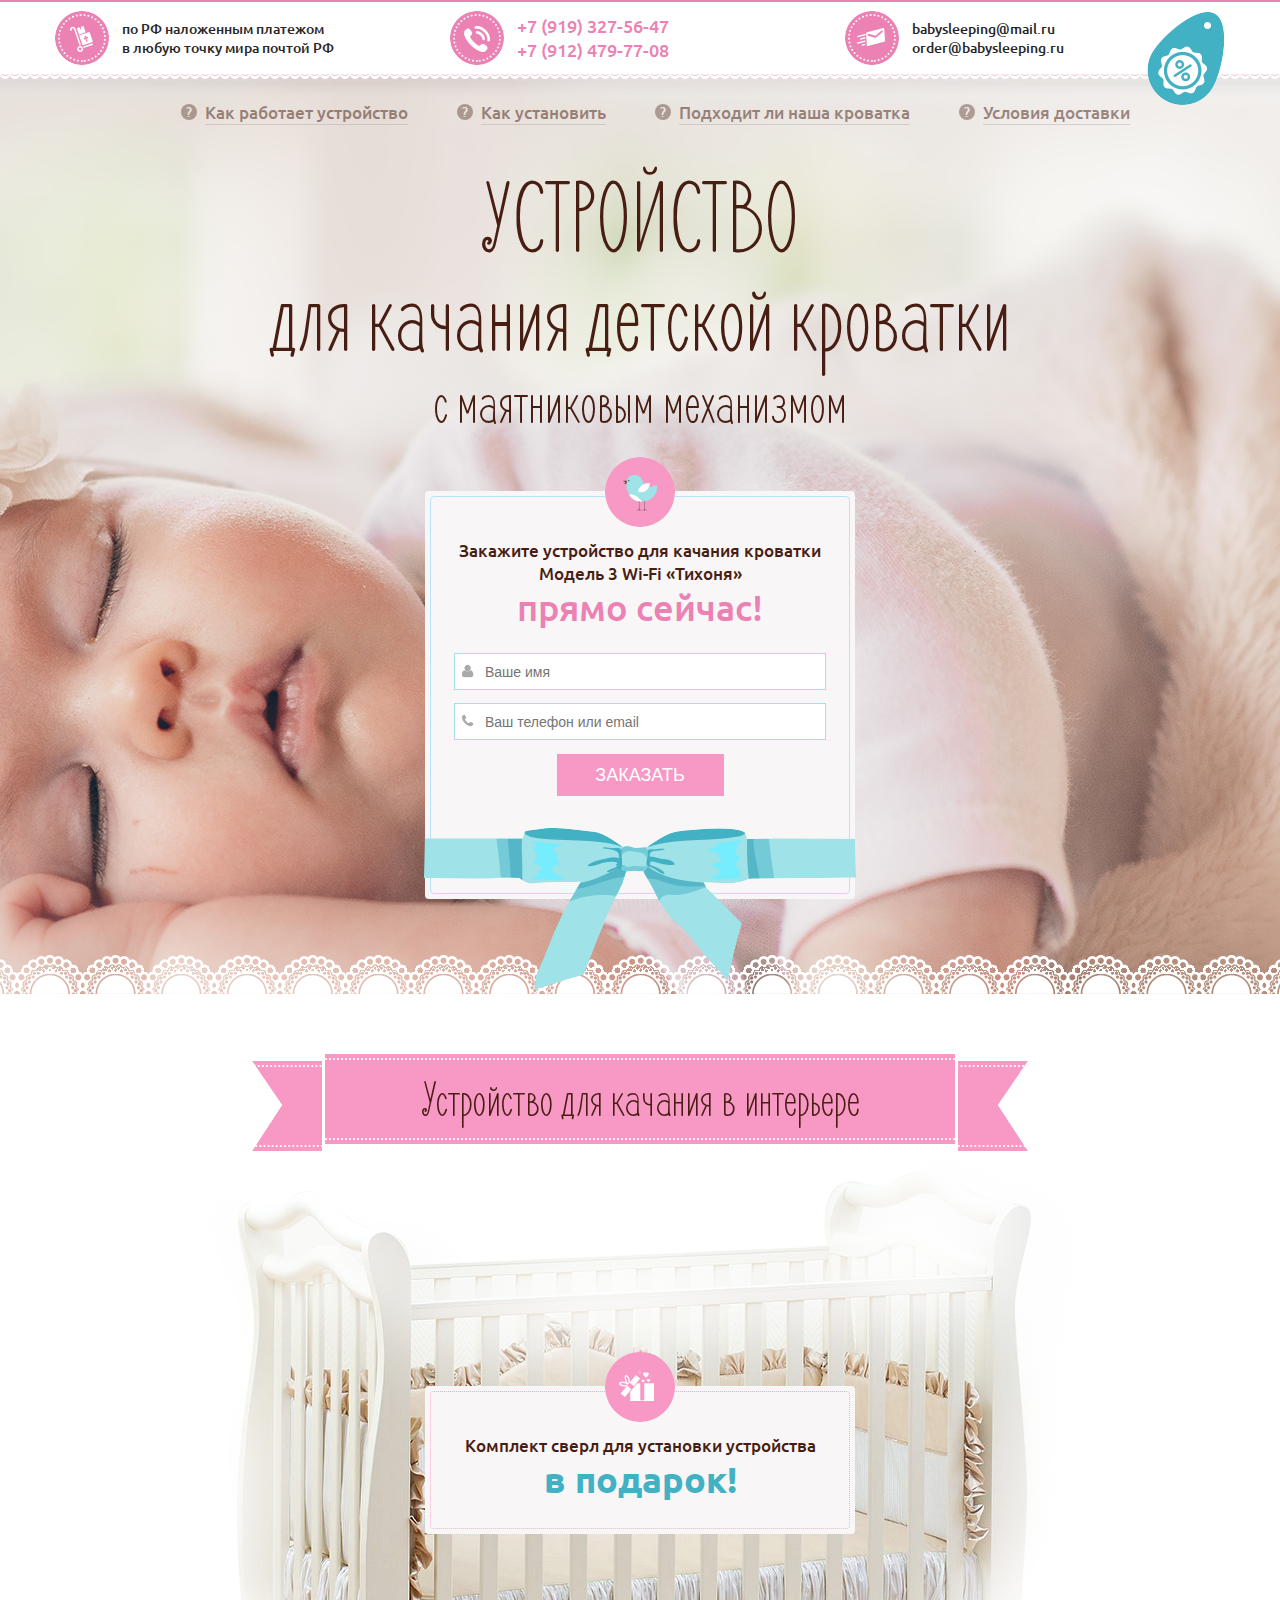
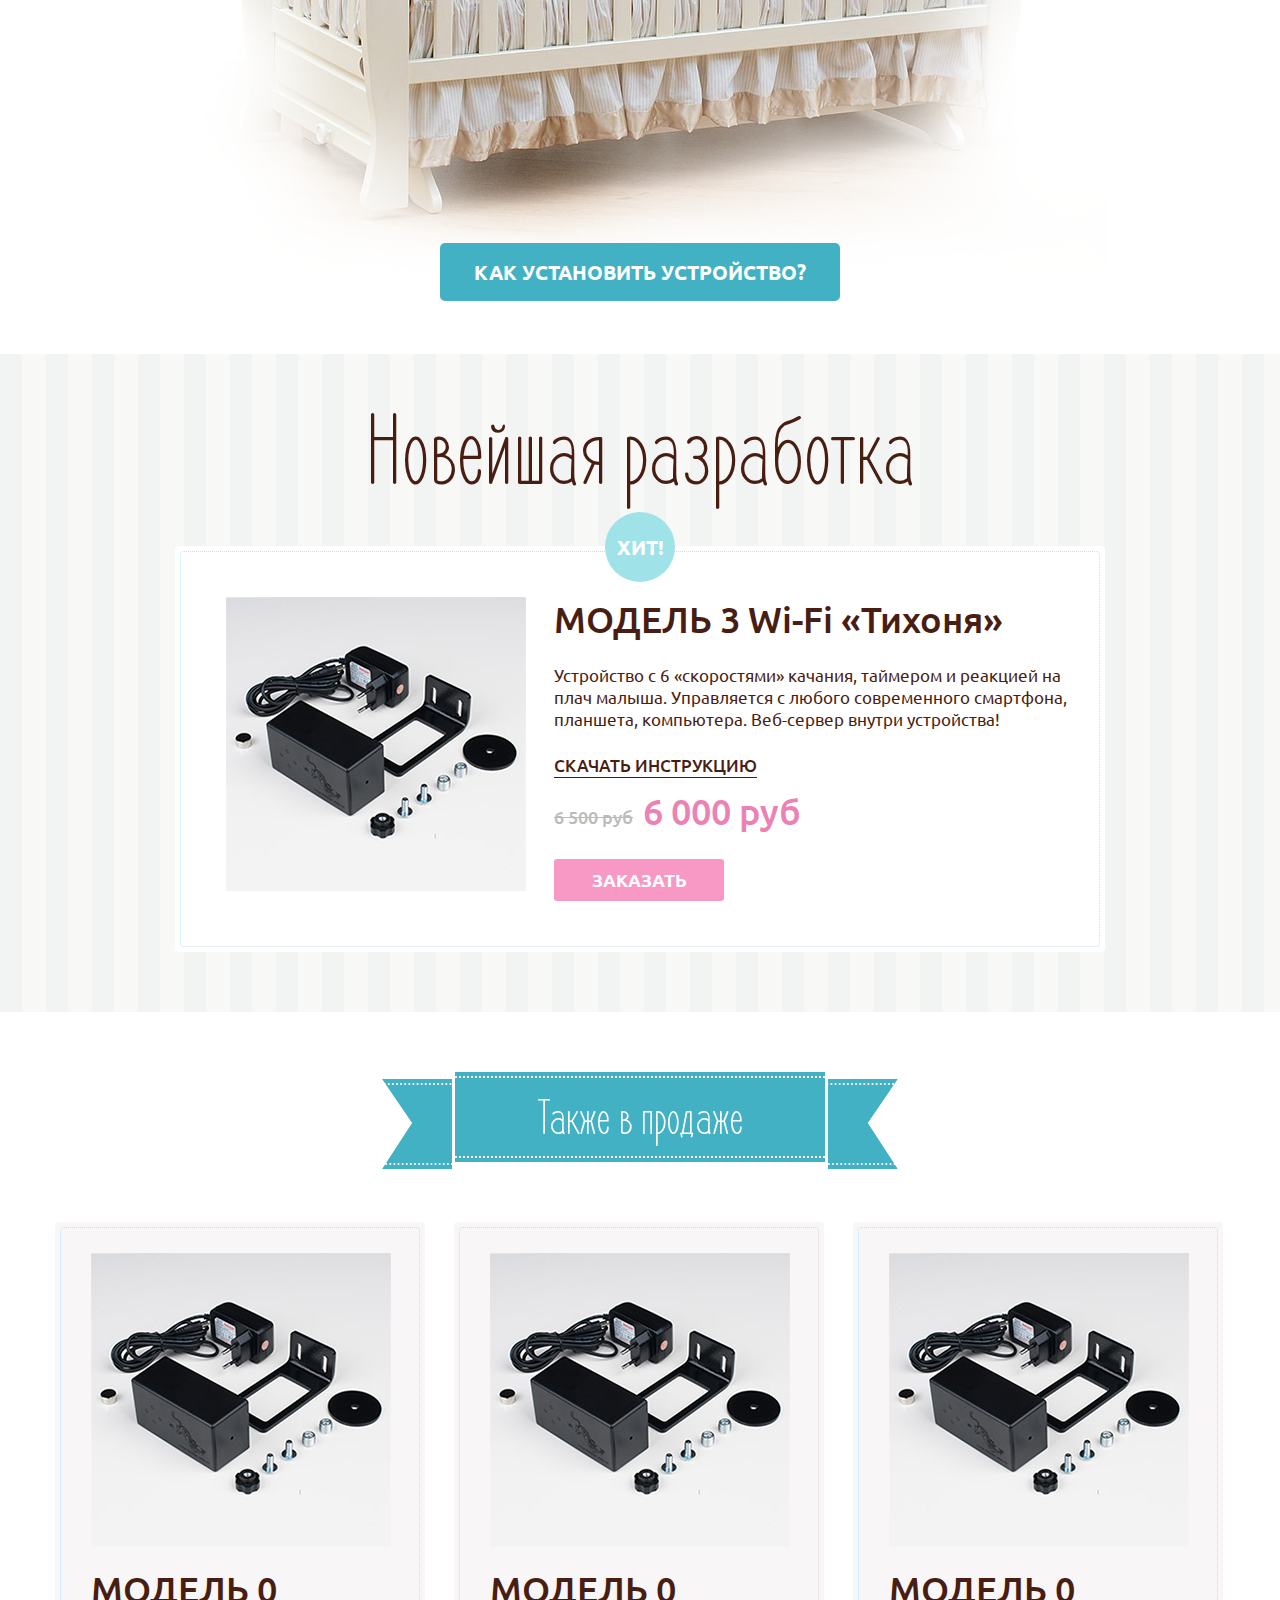
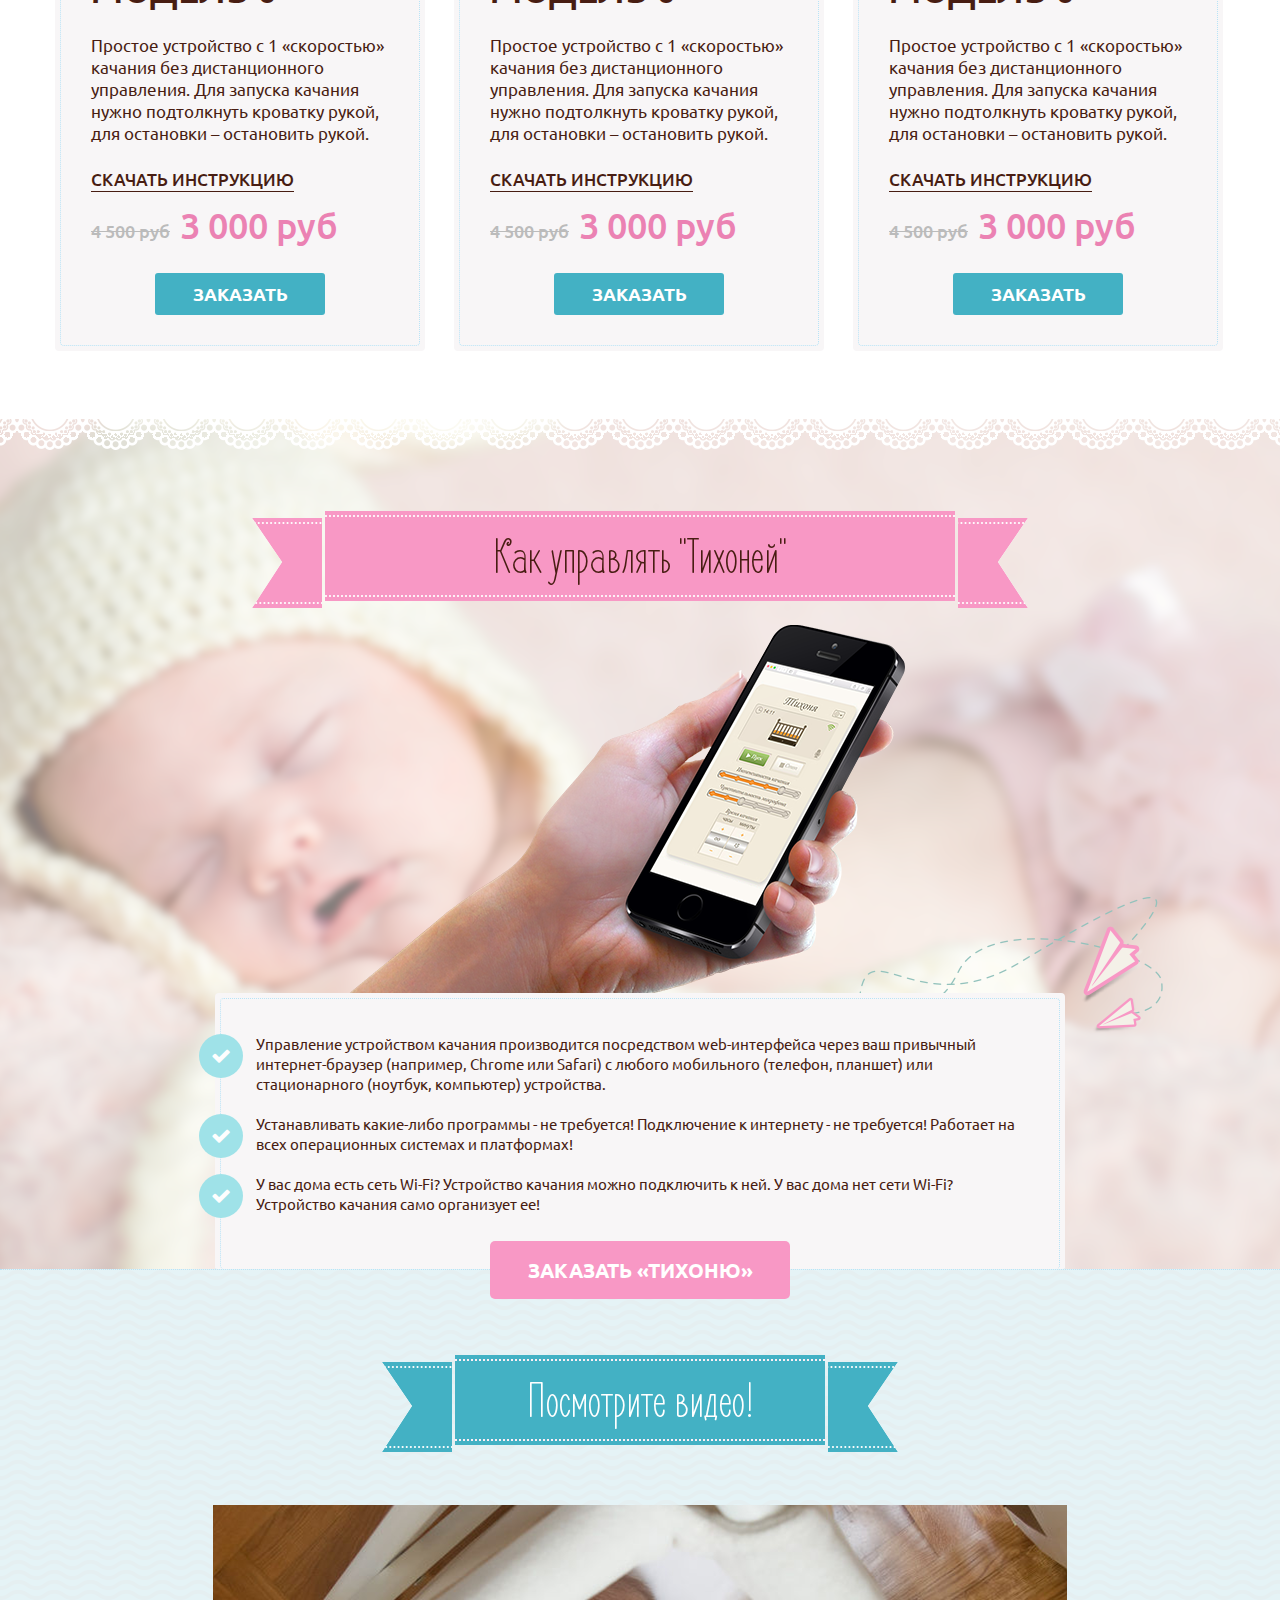
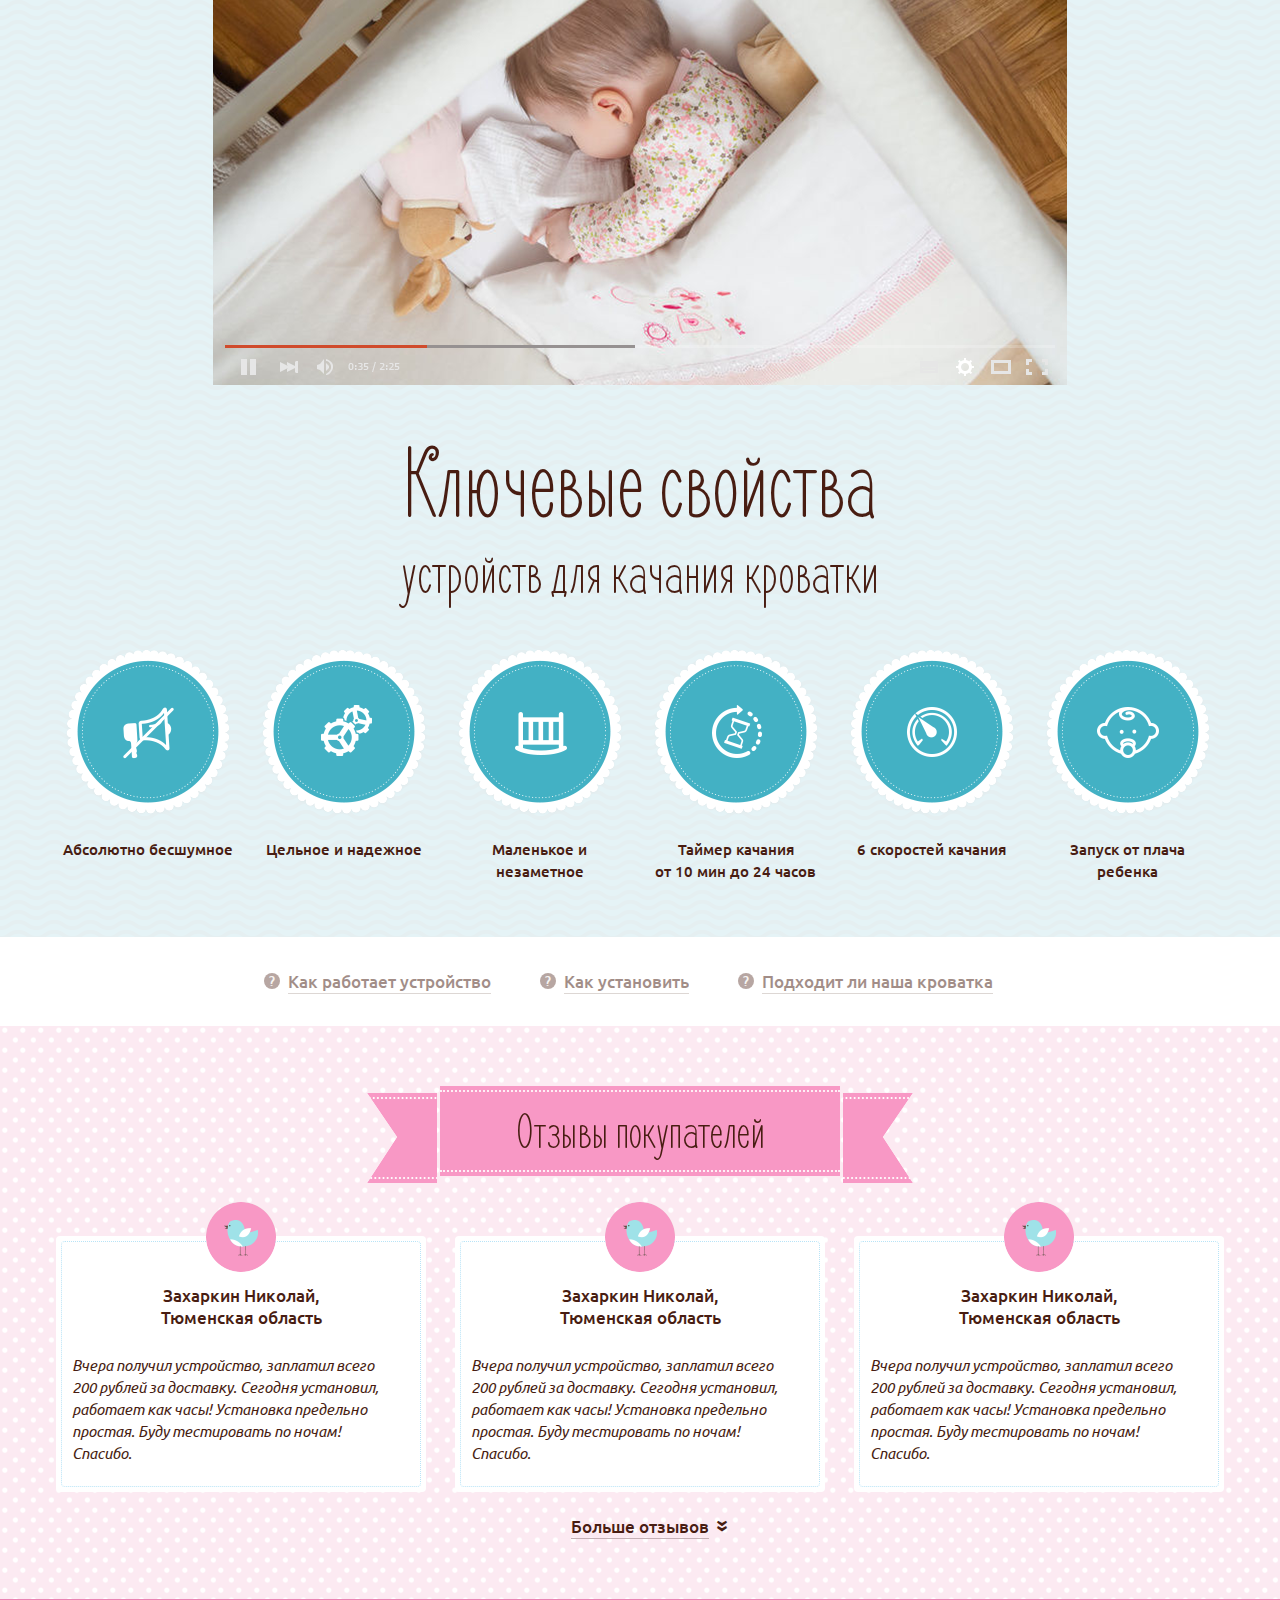
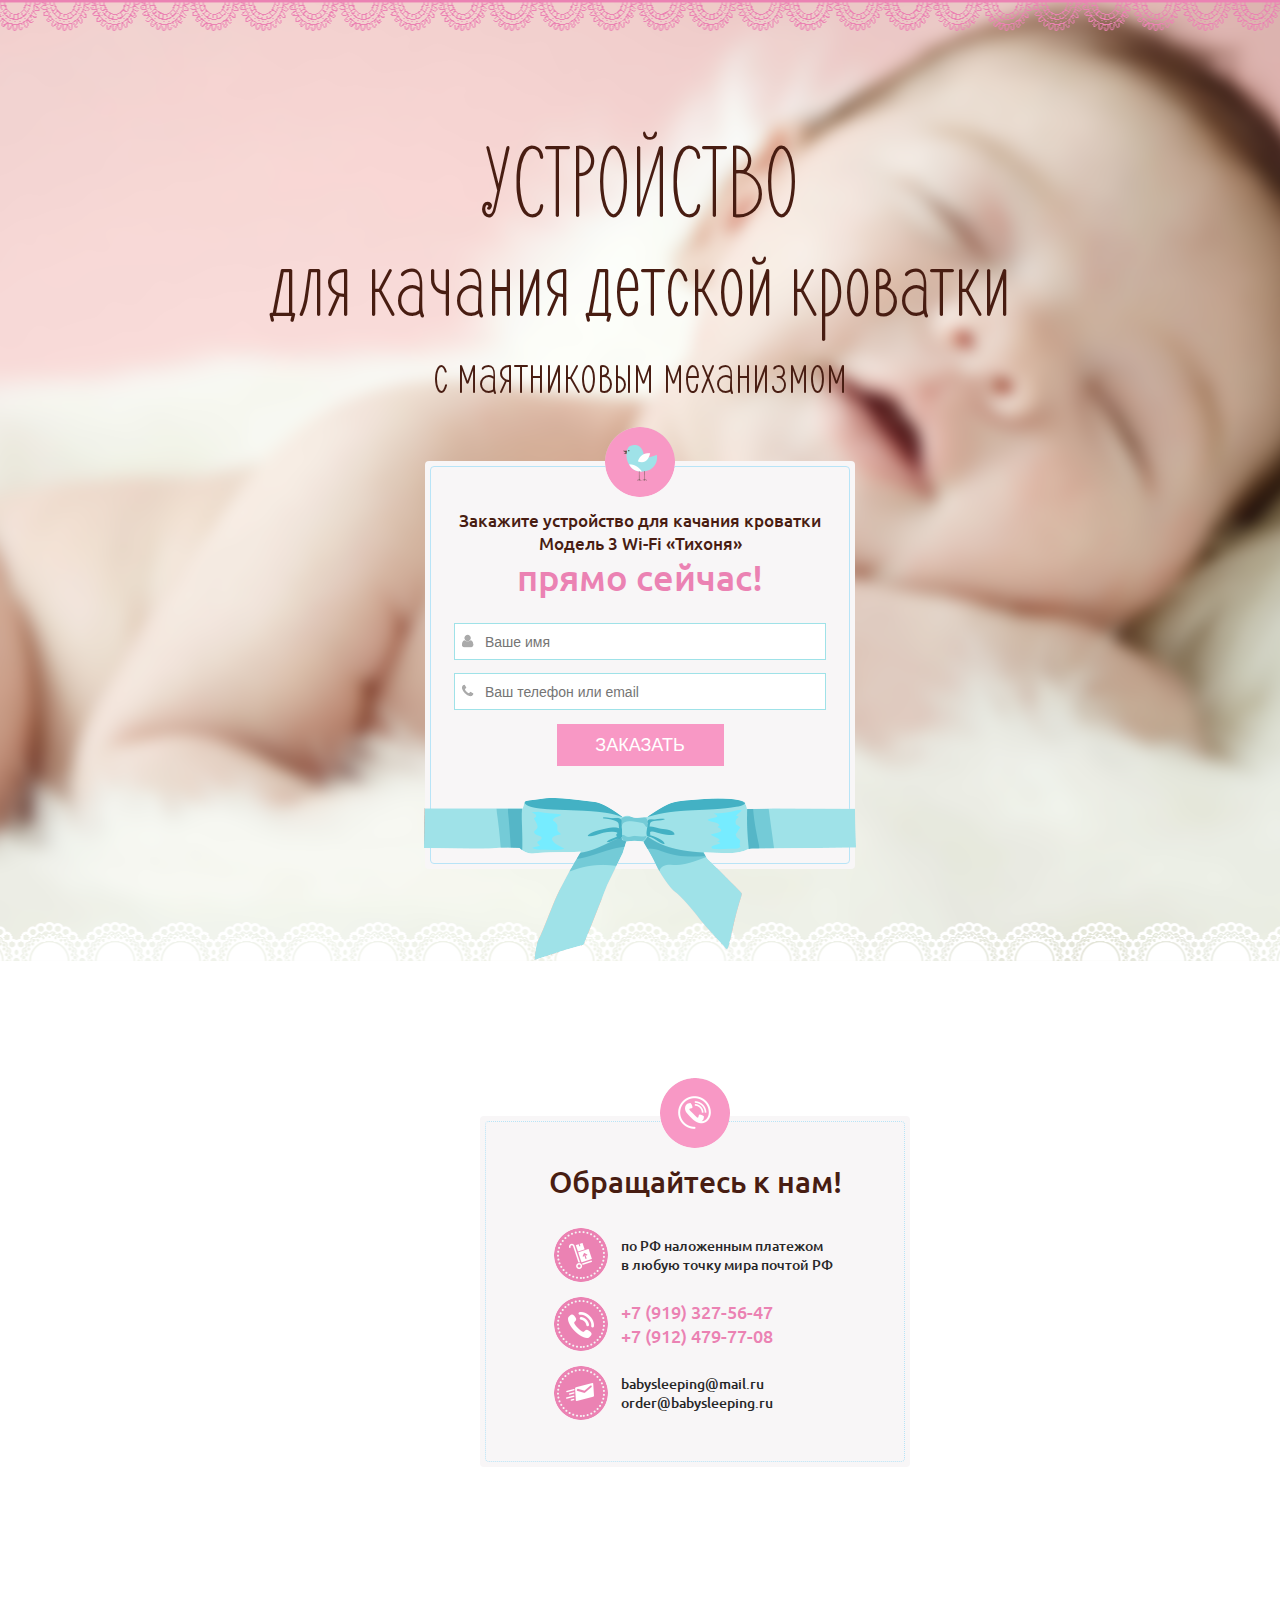
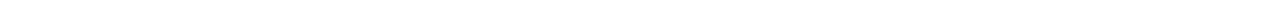
<file: сots/index.html>
<!DOCTYPE html>
<html lang="en">
<head>
	<meta charset="UTF-8">
	<title>главная</title>
	<link rel="stylesheet" href="css/style.css">

    <script src="js/jquery-2.2.3.min.js"></script>
	<script src="js/main.js"></script>
</head>
<body>

    <div id="overlay"></div>
    <div id="order-form" class="form__zakaz">
        <div class="form__zakaz-content">
            <p>Закажите устройство для качания кроватки
            Модель 3 Wi-Fi «Тихоня» </p>
            <span>прямо сейчас!</span>
            <form action="#">
				<input type="text" class="user-name" placeholder="Ваше имя*">
				<input type="text" class="user-tel" placeholder="Ваш телефон*">
                <input type="text" class="user-tel" placeholder="Ваш email">
                <span>*обязательное поле</span>
				<input type="submit" value="заказать">
            </form>
        </div>
    </div>

	<div class="wrapper">
	<header class="header">
		<div class="header__top">
			<div class="container">
				<ul>
					<li>
						<img src="images/top-delivery.png" alt="">
						<p>по РФ наложенным платежом <br>
						в любую точку мира почтой РФ</p>
					</li>
					<li>
						<img src="images/top-call.png" alt="">
						<span>+7 (919) 327-56-47 <br>
						+7 (912) 479-77-08</span>
					</li>
					<li>
						<img src="images/top-email.png" alt="">
						<p>babysleeping@mail.ru <br>
						order@babysleeping.ru</p>
					</li>
				</ul>
				<div class="discount">
					<img src="images/discount.png" alt="">
				</div>
			</div>
		</div>
		<div class="header__img">
			<div class="container">
				<ul>
					<li><a href="devices-work.html">Как работает устройство </a></li>
					<li><a href="installation.html">Как установить </a></li>
					<li><a href="suitable-cot.html">Подходит ли наша кроватка </a></li>
					<li><a href="delivery-conditions.html">Условия доставки </a></li>
				</ul>
				<div class="header__title">
					<h1>Устройство</h1>
					<span>для качания детской кроватки</span>
					<p>с маятниковым механизмом</p>
				</div>
				<div class="form__zakaz">
					<div class="form__zakaz-content">
						<p>Закажите устройство для качания кроватки
						Модель 3 Wi-Fi «Тихоня» </p>
						<span>прямо сейчас!</span>
						<form action="#">
							<input type="text" class="user-name" placeholder="Ваше имя">
							<input type="text" class="user-tel" placeholder="Ваш телефон или email">
							<input type="submit" value="заказать">
						</form>
					</div>
				</div>
			</div>
		</div>
		</header>
		<!-- END HEADER -->
		<div class="interior">
			<div class="container">
				<div class="interior__title">
					<span>Устройство для качания в интерьере</span>
				</div>
				<div class="discount__box">
					<div class="discount__box-content">
						<p>Комплект сверл для установки устройства</p>
						<span>в подарок!</span>
					</div>
				</div>
				<a href="#" class="interior-btn">как установить устройство?</a>
			</div>
		</div>
		<div class="model">
			<div class="container">
				<span class="model__title">Новейшая разработка</span>
				<div class="model__box">
					<div class="model__box-content">
						<img src="images/model-img.png" alt="">
						<div class="model__box-right">
							<span class="model-name">МОДЕЛЬ 3 Wi-Fi «Тихоня»</span>
							<p class="model-desc">Устройство с 6 «скоростями» качания, таймером и реакцией на плач малыша. Управляется с любого современного смартфона, планшета, компьютера. Веб-сервер внутри устройства!</p>
							<a href="#">скачать инструкцию</a>
							<div class="model-price">
								<p>6 500 руб</p>
								<span> 6 000 руб</span>
							</div>
							<button class="order-btn">заказать</button>
						</div>
					</div>
				</div>
			</div>
		</div>
		<div class="catalog">
			<div class="container">
				<div class="catalog__title">
					<span>Также в продаже</span>
				</div>
				<ul>
					<li>
						<div class="catalog-box">
							<img src="images/model-img.png" alt="">
							<span class="model-name">МОДЕЛЬ 0</span>
							<p class="model-desc">Простое устройство с 1 «скоростью» качания без дистанционного управления. Для запуска качания нужно подтолкнуть кроватку рукой, для остановки – остановить рукой.</p>
							<a href="#">скачать инструкцию</a>
							<div class="model-price">
								<p>4 500 руб</p>
								<span> 3 000 руб</span>
							</div>
							<button>заказать</button>
						</div>
					</li>
					<li>
						<div class="catalog-box">
							<img src="images/model-img.png" alt="">
							<span class="model-name">МОДЕЛЬ 0</span>
							<p class="model-desc">Простое устройство с 1 «скоростью» качания без дистанционного управления. Для запуска качания нужно подтолкнуть кроватку рукой, для остановки – остановить рукой.</p>
							<a href="#">скачать инструкцию</a>
							<div class="model-price">
								<p>4 500 руб</p>
								<span> 3 000 руб</span>
							</div>
							<button>заказать</button>
						</div>
					</li>
					<li>
						<div class="catalog-box">
							<img src="images/model-img.png" alt="">
							<span class="model-name">МОДЕЛЬ 0</span>
							<p class="model-desc">Простое устройство с 1 «скоростью» качания без дистанционного управления. Для запуска качания нужно подтолкнуть кроватку рукой, для остановки – остановить рукой.</p>
							<a href="#">скачать инструкцию</a>
							<div class="model-price">
								<p>4 500 руб</p>
								<span> 3 000 руб</span>
							</div>
							<button>заказать</button>
						</div>
					</li>
				</ul>
			</div>
		</div>
		<div class="control">
			<div class="conatainer">
				<div class="control__title">
					<span>Как управлять "Тихоней"</span>
				</div>
				<div class="control__box">
					<div class="control__punkt">
						<ul>
							<li>Управление устройством качания производится посредством web-интерфейса через ваш привычный интернет-браузер (например, Chrome или Safari) с любого мобильного (телефон, планшет) или стационарного (ноутбук, компьютер) устройства.</li>
							<li>Устанавливать какие-либо программы - не требуется! Подключение к интернету - не требуется! Работает на всех операционных системах и платформах!</li>
							<li>У вас дома есть сеть Wi-Fi? Устройство качания можно подключить к ней. У вас дома нет сети Wi-Fi? Устройство качания само организует ее!</li>
						</ul>
						<button  class="order-btn">Заказать «тихоню»</button>
					</div>

				</div>
			</div>
		</div>
		<div class="waves">
			<div class="container">
				<div class="video">
					<div class="catalog__title">
						<span>Посмотрите видео!</span>
					</div>
					<div class="video__content">
						<img src="images/video.png" alt="">
					</div>
				</div>
				<div class="properties">
					<div class="properties__title">
						<span>Ключевые свойства</span>
						<p>устройств для качания кроватки</p>
					</div>
					<ul>
						<li>
							<img src="images/properties1.png" alt="">
							<span>Абсолютно бесшумное</span>
						</li>
						<li>
							<img src="images/properties2.png" alt="">
							<span>Цельное и надежное</span>
						</li>
						<li>
							<img src="images/properties3.png" alt="">
							<span>Маленькое и незаметное</span>
						</li>
						<li>
							<img src="images/properties4.png" alt="">
							<span>Таймер качания <br>
							от 10 мин до 24 часов</span>
						</li>
						<li>
							<img src="images/properties5.png" alt="">
							<span>6 скоростей качания</span>
						</li>
						<li>
							<img src="images/properties6.png" alt="">
							<span>Запуск от плача <br>
							ребенка</span>
						</li>
					</ul>
				</div>
			</div>
		</div>
		<div class="center__menu">
			<div class="container">
				<ul>
					<li><a href="#">Как работает устройство</a></li>
					<li><a href="#">Как установить</a></li>
					<li><a href="#">Подходит ли наша кроватка</a></li>
				</ul>
			</div>
		</div>
		<div class="otzivi">
			<div class="container">
				<div class="otzivi__title">
					<span>Отзывы покупателей</span>
				</div>
				<ul>
					<li>
						<div class="otziv-content">
							<span class="otziv-name">Захаркин Николай, <br>
							Тюменская область</span>
							<p class="otziv-text">Вчера получил устройство, заплатил всего 200 рублей за доставку. Сегодня установил, работает как часы! Установка предельно простая. Буду тестировать по ночам! Спасибо.</p>
						</div>
					</li>
					<li>
						<div class="otziv-content">
							<span class="otziv-name">Захаркин Николай, <br>
							Тюменская область</span>
							<p class="otziv-text">Вчера получил устройство, заплатил всего 200 рублей за доставку. Сегодня установил, работает как часы! Установка предельно простая. Буду тестировать по ночам! Спасибо.</p>
						</div>
					</li>
					<li>
						<div class="otziv-content">
							<span class="otziv-name">Захаркин Николай, <br>
							Тюменская область</span>
							<p class="otziv-text">Вчера получил устройство, заплатил всего 200 рублей за доставку. Сегодня установил, работает как часы! Установка предельно простая. Буду тестировать по ночам! Спасибо.</p>
						</div>
					</li>
				</ul>
				<a href="#" class="otzivi-btn">Больше отзывов</a>
			</div>
		</div>
		<div class="zakaz__section">
			<div class="container">
				<div class="zakaz__section-title">
					<h1>Устройство</h1>
					<span>для качания детской кроватки</span>
					<p>с маятниковым механизмом</p>
				</div>
				<div class="form__zakaz">
					<div class="form__zakaz-content">
						<p>Закажите устройство для качания кроватки
						Модель 3 Wi-Fi «Тихоня» </p>
						<span>прямо сейчас!</span>
						<form action="#">
							<input type="text" class="user-name" placeholder="Ваше имя">
							<input type="text" class="user-tel" placeholder="Ваш телефон или email">
							<input type="submit" value="заказать">
						</form>
					</div>
				</div>
			</div>
		</div>
		<div class="map">
			<iframe src="https://www.google.com/maps/embed?pb=!1m16!1m12!1m3!1d8963.43872464381!2d37.3686848973914!3d55.83039479080096!2m3!1f0!2f0!3f0!3m2!1i1024!2i768!4f13.1!2m1!1z0JLQvtC70LrQvtC70LDQvNGB0LrQvtC1INCo0L7RgdGB0LUgMTQy!5e0!3m2!1sru!2sua!4v1467294299188" width="100%" height="650" frameborder="0" style="border:0" allowfullscreen></iframe>
			<div class="map__contact">
				<div class="map__contact-box">
					<span  class="map__contact-title">Обращайтесь к нам!</span>
					<ul>
						<li>
							<img src="images/top-delivery.png" alt="">
							<p>по РФ наложенным платежом <br>
							в любую точку мира почтой РФ</p>
						</li>
						<li>
							<img src="images/top-call.png" alt="">
							<span>+7 (919) 327-56-47 <br>
							+7 (912) 479-77-08</span>
						</li>
						<li>
							<img src="images/top-email.png" alt="">
							<p>babysleeping@mail.ru <br>
							order@babysleeping.ru</p>
						</li>
					</ul>
				</div>
			</div>
		</div>
	</div>
</body>
</html>
</file>
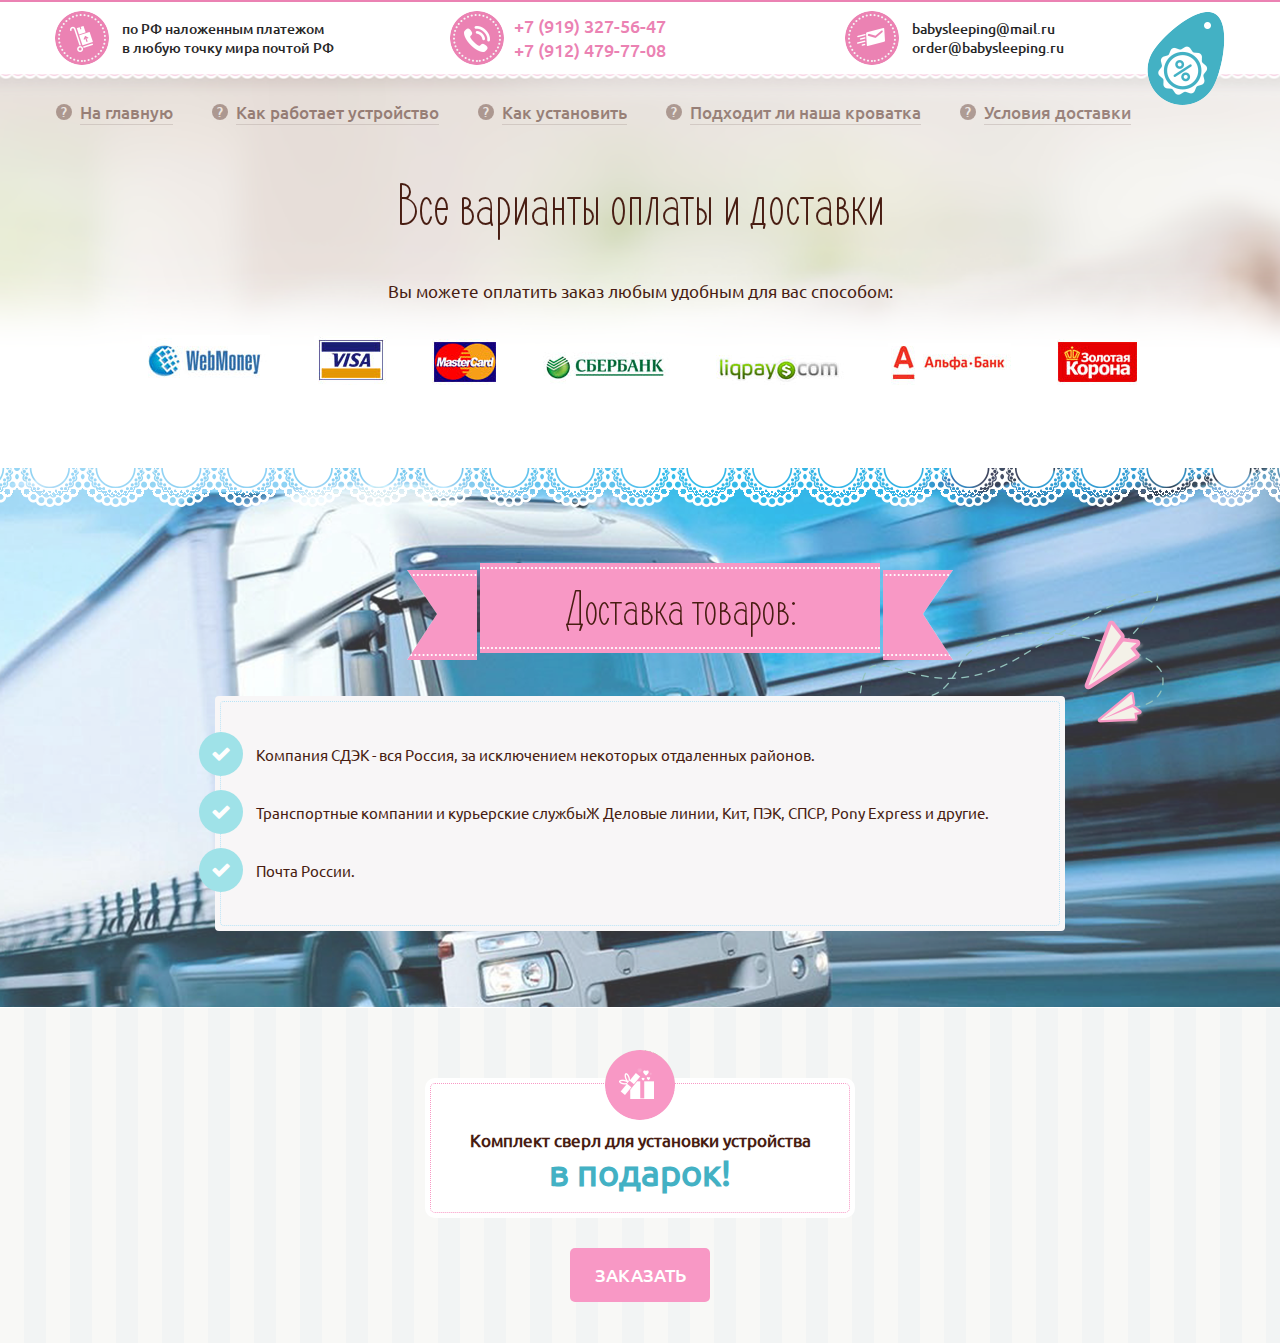
<file: сots/delivery-conditions.html>
<!DOCTYPE html>
<html lang="ru">
  <head>
    <meta charset="UTF-8">
    <title>Устройства для качания детских кроваток</title>
    <link rel="stylesheet" href="css/style.css">
    <link rel="stylesheet" href="css/pages.css">
    <script src="js/jquery-2.2.3.min.js"></script>
    <script src="js/main.js"></script>
  </head>
  <body>
    <div id="overlay"></div>
    <div id="order-form" class="form__zakaz">
      <div class="form__zakaz-content">
        <p>
          Закажите устройство для качания кроватки
          Модель 3 Wi-Fi «Тихоня»
        </p><span>прямо сейчас!</span>
        <form action="#">
          <input type="text" placeholder="Ваше имя*" class="user-name">
          <input type="text" placeholder="Ваш телефон*" class="user-tel">
          <input type="text" placeholder="Ваш email" class="user-tel"><span>*обязательное поле</span>
          <input type="submit" value="заказать">
        </form>
      </div>
    </div>
    <div class="wrapper">
      <header class="header">
        <div class="header__top">
          <div class="container">
            <ul>
              <li><img src="images/top-delivery.png" alt="">
                <p>по РФ наложенным платежом <br>в любую точку мира почтой РФ</p>
              </li>
              <li><img src="images/top-call.png" alt=""><span>+7 (919) 327-56-47 <br>+7 (912) 479-77-08</span></li>
              <li><img src="images/top-email.png" alt="">
                <p>babysleeping@mail.ru <br>order@babysleeping.ru</p>
              </li>
            </ul>
            <div class="discount"><img src="images/discount.png" alt=""></div>
          </div>
        </div>
      </header>
      <div class="page-content-container">
        <div class="container">
          <ul class="main-menu">
            <li><a href="index.html">На главную </a></li>
            <li><a href="devices-work.html">Как работает устройство </a></li>
            <li><a href="installation.html">Как установить </a></li>
            <li><a href="suitable-cot.html">Подходит ли наша кроватка </a></li>
            <li><a href="delivery-conditions.html">Условия доставки </a></li>
          </ul>
        </div>
        <div class="delivery-conditions">
          <div class="container">
            <div class="page-about">
              <h1 class="page-title">Все варианты оплаты и доставки</h1>
              <p>Вы можете оплатить заказ любым удобным для вас способом:</p>
              <ul class="payment-methods">
                <li> <img src="images/web-money.png"></li>
                <li> <img src="images/visa.png"></li>
                <li> <img src="images/mastercard.png"></li>
                <li> <img src="images/sberbank.png"></li>
                <li> <img src="images/liq-pay.png"></li>
                <li> <img src="images/alfabank.png"></li>
                <li> <img src="images/zolotayakorona.png"></li>
              </ul>
            </div>
          </div>
          <div class="control">
            <div class="container">
              <div class="control__title"><span>Доставка товаров: </span></div>
              <div class="control__box">
                <div class="control__punkt">
                  <ul>
                    <li>Компания СДЭК - вся Россия, за исключением некоторых отдаленных районов.</li>
                    <li>Транспортные компании и курьерские службыЖ Деловые линии, Кит, ПЭК, СПСР, Pony Express и другие.</li>
                    <li>Почта России.</li>
                  </ul>
                </div>
              </div>
            </div>
          </div>
        </div>
      </div>
      <div class="page-bottom">
        <div class="container">
          <div class="order-purpose">
            <div class="present-container">
              <div class="present">
                <p>Комплект сверл для установки устройства</p>
                <p class="accent">в подарок!</p>
              </div>
            </div><a class="make-order-btn order-btn">Заказать</a>
          </div>
        </div>
      </div>
    </div>
  </body>
</html>
</file>
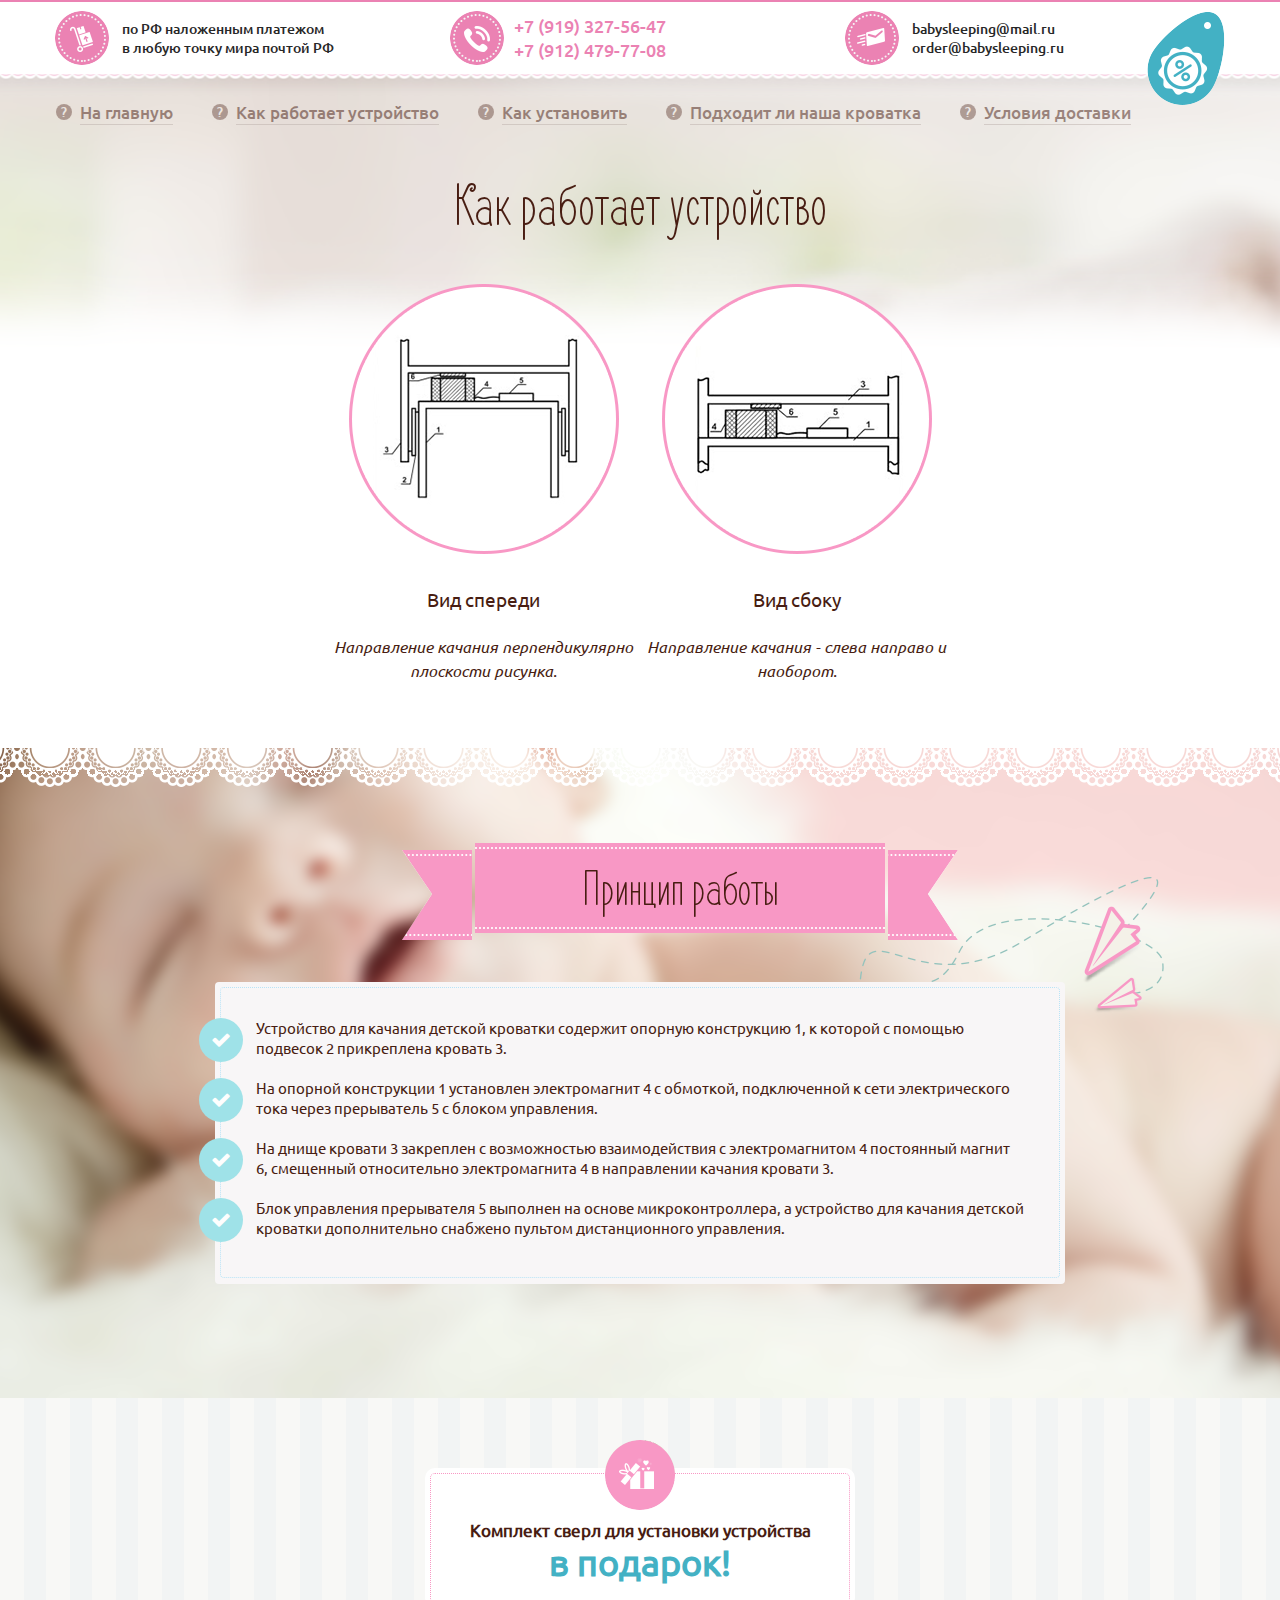
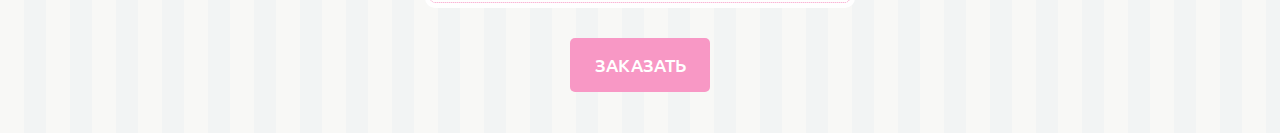
<file: сots/devices-work.html>
<!DOCTYPE html>
<html lang="ru">
  <head>
    <meta charset="UTF-8">
    <title>Устройства для качания детских кроваток</title>
    <link rel="stylesheet" href="css/style.css">
    <link rel="stylesheet" href="css/pages.css">
    <script src="js/jquery-2.2.3.min.js"></script>
    <script src="js/main.js"></script>
  </head>
  <body>
    <div id="overlay"></div>
    <div id="order-form" class="form__zakaz">
      <div class="form__zakaz-content">
        <p>
          Закажите устройство для качания кроватки
          Модель 3 Wi-Fi «Тихоня»
        </p><span>прямо сейчас!</span>
        <form action="#">
          <input type="text" placeholder="Ваше имя*" class="user-name">
          <input type="text" placeholder="Ваш телефон*" class="user-tel">
          <input type="text" placeholder="Ваш email" class="user-tel"><span>*обязательное поле</span>
          <input type="submit" value="заказать">
        </form>
      </div>
    </div>
    <div class="wrapper">
      <header class="header">
        <div class="header__top">
          <div class="container">
            <ul>
              <li><img src="images/top-delivery.png" alt="">
                <p>по РФ наложенным платежом <br>в любую точку мира почтой РФ</p>
              </li>
              <li><img src="images/top-call.png" alt=""><span>+7 (919) 327-56-47 <br>+7 (912) 479-77-08</span></li>
              <li><img src="images/top-email.png" alt="">
                <p>babysleeping@mail.ru <br>order@babysleeping.ru</p>
              </li>
            </ul>
            <div class="discount"><img src="images/discount.png" alt=""></div>
          </div>
        </div>
      </header>
      <div class="page-content-container">
        <div class="container">
          <ul class="main-menu">
            <li><a href="index.html">На главную </a></li>
            <li><a href="devices-work.html">Как работает устройство </a></li>
            <li><a href="installation.html">Как установить </a></li>
            <li><a href="suitable-cot.html">Подходит ли наша кроватка </a></li>
            <li><a href="delivery-conditions.html">Условия доставки </a></li>
          </ul>
        </div>
        <div class="devices-work">
          <div class="container">
            <div class="page-about">
              <h1 class="page-title">Как работает устройство</h1>
              <div class="view-block"><img src="images/front-view.png">
                <p class="view-title">Вид спереди</p>
                <p class="view-descript">Направление качания перпендикулярно плоскости рисунка.</p>
              </div>
              <div class="view-block"><img src="images/side-view.png">
                <p class="view-title">Вид сбоку</p>
                <p class="view-descript">Направление качания - слева направо и наоборот.</p>
              </div>
            </div>
          </div>
          <div class="control">
            <div class="container">
              <div class="control__title"><span>Принцип работы    </span></div>
              <div class="control__box">
                <div class="control__punkt">
                  <ul>
                    <li>Устройство для качания детской кроватки содержит опорную конструкцию 1, к которой с помощью подвесок 2 прикреплена кровать 3.</li>
                    <li>На опорной конструкции 1 установлен электромагнит 4 с обмоткой, подключенной к сети электрического тока через прерыватель 5 с блоком управления. </li>
                    <li>На днище кровати 3 закреплен с возможностью взаимодействия с электромагнитом 4 постоянный магнит 6, смещенный относительно электромагнита 4 в направлении качания кровати 3. </li>
                    <li>Блок управления прерывателя 5 выполнен на основе микроконтроллера, а устройство для качания детской кроватки дополнительно снабжено пультом дистанционного управления.</li>
                  </ul>
                </div>
              </div>
            </div>
          </div>
        </div>
      </div>
      <div class="page-bottom">
        <div class="container">
          <div class="order-purpose">
            <div class="present-container">
              <div class="present">
                <p>Комплект сверл для установки устройства</p>
                <p class="accent">в подарок!</p>
              </div>
            </div><a class="make-order-btn order-btn">Заказать</a>
          </div>
        </div>
      </div>
    </div>
  </body>
</html>
</file>
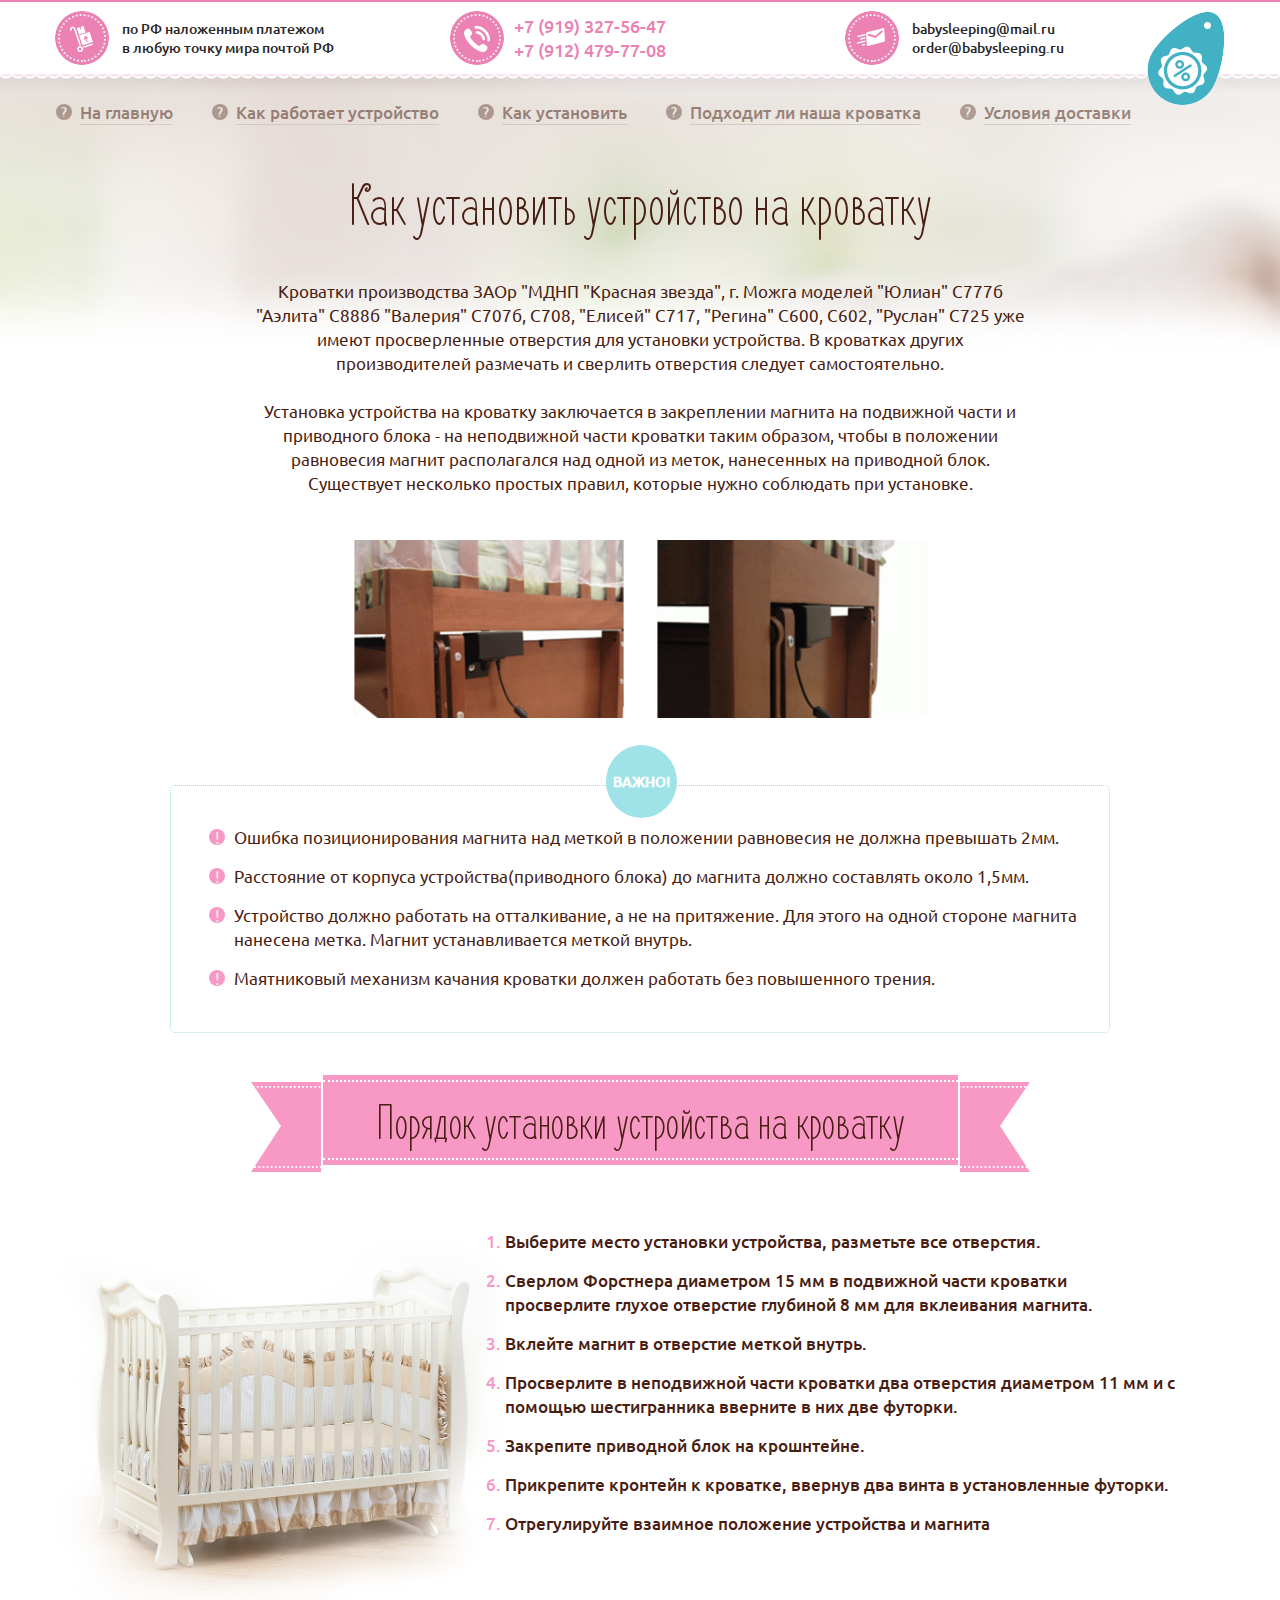
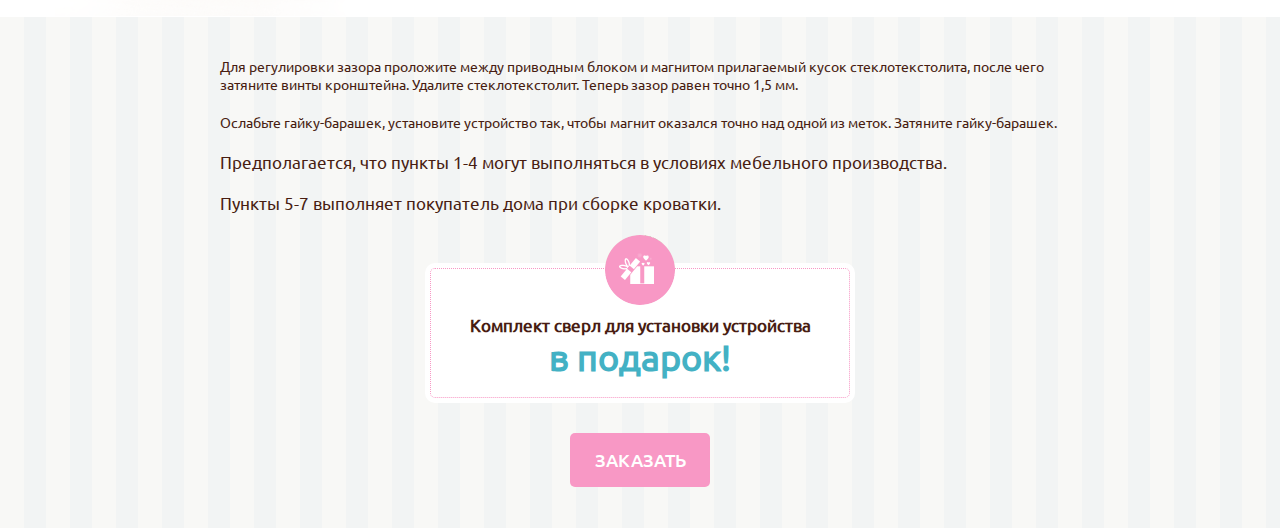
<file: сots/installation.html>
<!DOCTYPE html>
<html lang="ru">
  <head>
    <meta charset="UTF-8">
    <title>Устройства для качания детских кроваток</title>
    <link rel="stylesheet" href="css/style.css">
    <link rel="stylesheet" href="css/pages.css">
    <script src="js/jquery-2.2.3.min.js"></script>
    <script src="js/main.js"></script>
  </head>
  <body>
    <div id="overlay"></div>
    <div id="order-form" class="form__zakaz">
      <div class="form__zakaz-content">
        <p>
          Закажите устройство для качания кроватки
          Модель 3 Wi-Fi «Тихоня»
        </p><span>прямо сейчас!</span>
        <form action="#">
          <input type="text" placeholder="Ваше имя*" class="user-name">
          <input type="text" placeholder="Ваш телефон*" class="user-tel">
          <input type="text" placeholder="Ваш email" class="user-tel"><span>*обязательное поле</span>
          <input type="submit" value="заказать">
        </form>
      </div>
    </div>
    <div class="wrapper">
      <header class="header">
        <div class="header__top">
          <div class="container">
            <ul>
              <li><img src="images/top-delivery.png" alt="">
                <p>по РФ наложенным платежом <br>в любую точку мира почтой РФ</p>
              </li>
              <li><img src="images/top-call.png" alt=""><span>+7 (919) 327-56-47 <br>+7 (912) 479-77-08</span></li>
              <li><img src="images/top-email.png" alt="">
                <p>babysleeping@mail.ru <br>order@babysleeping.ru</p>
              </li>
            </ul>
            <div class="discount"><img src="images/discount.png" alt=""></div>
          </div>
        </div>
      </header>
      <div class="page-content-container">
        <div class="container">
          <ul class="main-menu">
            <li><a href="index.html">На главную </a></li>
            <li><a href="devices-work.html">Как работает устройство </a></li>
            <li><a href="installation.html">Как установить </a></li>
            <li><a href="suitable-cot.html">Подходит ли наша кроватка </a></li>
            <li><a href="delivery-conditions.html">Условия доставки </a></li>
          </ul>
        </div>
        <div class="container">
          <div class="page-about">
            <h1 class="page-title">Как установить устройство на кроватку</h1>
            <p>Кроватки производства ЗАОр "МДНП "Красная звезда", г. Можга  моделей "Юлиан" С777б "Аэлита" С888б "Валерия" С707б, С708, "Елисей" С717, "Регина" С600, С602, "Руслан" С725 уже имеют просверленные отверстия для установки устройства. В кроватках других производителей размечать и сверлить отверстия следует самостоятельно. </p>
            <p>Установка устройства на кроватку заключается в закреплении магнита на подвижной части и приводного блока - на неподвижной части кроватки таким образом, чтобы в положении равновесия магнит располагался над одной из меток, нанесенных на приводной блок.  Существует несколько простых правил, которые нужно соблюдать при установке.</p>
          </div>
          <div class="install-images">
            <div><img src="images/install-photo1.png" alt=""></div>
            <div><img src="images/install-photo2.png" alt=""></div>
          </div>
          <div class="page-important accent-block">    <span class="top-deco-title">Важно!</span>
            <ul class="important-list">
              <li>Ошибка позиционирования магнита над меткой в положении равновесия не должна превышать 2мм.</li>
              <li>Расстояние от корпуса устройства(приводного блока) до магнита должно составлять около 1,5мм.</li>
              <li>Устройство должно работать на отталкивание, а не на притяжение. Для этого на одной стороне магнита нанесена метка. Магнит устанавливается меткой внутрь.</li>
              <li>Маятниковый механизм качания кроватки должен работать без повышенного трения.</li>
            </ul>
          </div>
          <div class="install-procedure">
            <div class="ribbon-title-container">
              <h2 class="ribbon-title">Порядок установки устройства на кроватку</h2>
            </div>
            <div id="install-procedure"><img src="images/cot.png">
              <ol class="install-list">
                <li> <span>Выберите место установки устройства, разметьте все отверстия.</span></li>
                <li> <span>Сверлом Форстнера диаметром 15 мм в подвижной части кроватки просверлите глухое отверстие глубиной 8 мм для вклеивания магнита. </span></li>
                <li> <span>Вклейте магнит в отверстие меткой внутрь.</span></li>
                <li> <span>Просверлите в неподвижной части кроватки два отверстия  диаметром 11 мм и с помощью шестигранника вверните в них две футорки.</span></li>
                <li> <span>Закрепите приводной блок на крошнтейне.</span></li>
                <li> <span>Прикрепите кронтейн к кроватке, ввернув два винта в установленные футорки.</span></li>
                <li> <span>Отрегулируйте взаимное положение устройства и магнита</span></li>
              </ol>
            </div>
          </div>
        </div>
      </div>
      <div class="page-bottom">
        <div class="container">
          <div class="installation">
            <p class="small">Для регулировки зазора проложите между приводным блоком и магнитом прилагаемый кусок стеклотекстолита, после чего затяните винты кронштейна. Удалите стеклотекстолит. Теперь зазор равен точно 1,5 мм.</p>
            <p class="small">Ослабьте гайку-барашек, установите устройство так, чтобы магнит оказался точно над одной из меток. Затяните гайку-барашек.</p>
            <p>Предполагается, что пункты 1-4 могут выполняться в условиях мебельного производства. </p>
            <p>Пункты 5-7 выполняет покупатель дома при сборке кроватки.</p>
          </div>
          <div class="order-purpose">
            <div class="present-container">
              <div class="present">
                <p>Комплект сверл для установки устройства</p>
                <p class="accent">в подарок!</p>
              </div>
            </div><a class="make-order-btn order-btn">Заказать</a>
          </div>
        </div>
      </div>
    </div>
  </body>
</html>
</file>
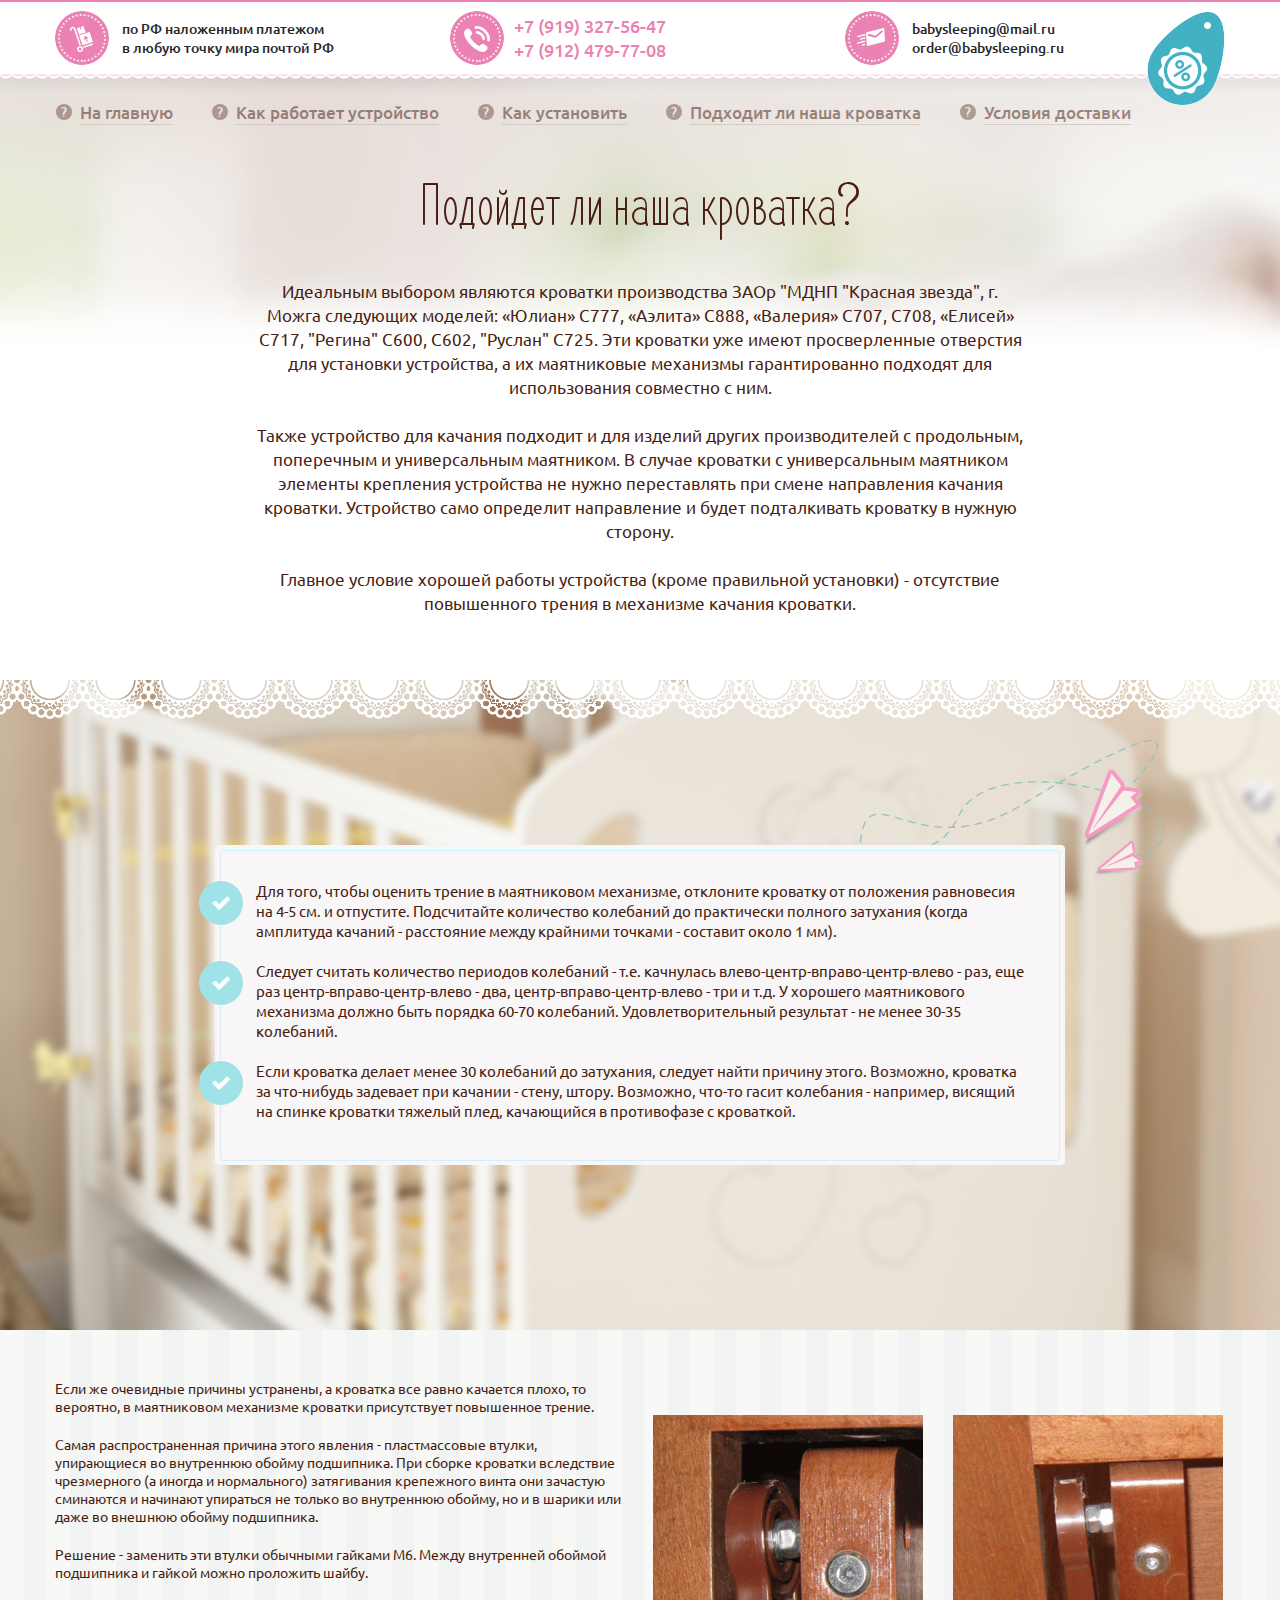
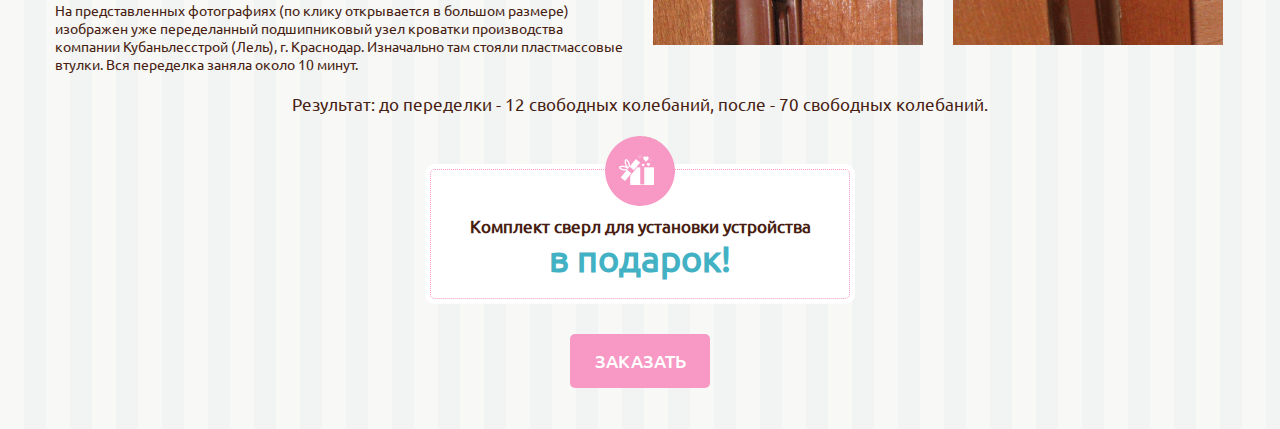
<file: сots/suitable-cot.html>
<!DOCTYPE html>
<html lang="ru">
  <head>
    <meta charset="UTF-8">
    <title>Устройства для качания детских кроваток</title>
    <link rel="stylesheet" href="css/style.css">
    <link rel="stylesheet" href="css/pages.css">
    <script src="js/jquery-2.2.3.min.js"></script>
    <script src="js/main.js"></script>
  </head>
  <body>
    <div id="overlay"></div>
    <div id="order-form" class="form__zakaz">
      <div class="form__zakaz-content">
        <p>
          Закажите устройство для качания кроватки
          Модель 3 Wi-Fi «Тихоня»
        </p><span>прямо сейчас!</span>
        <form action="#">
          <input type="text" placeholder="Ваше имя*" class="user-name">
          <input type="text" placeholder="Ваш телефон*" class="user-tel">
          <input type="text" placeholder="Ваш email" class="user-tel"><span>*обязательное поле</span>
          <input type="submit" value="заказать">
        </form>
      </div>
    </div>
    <div class="wrapper">
      <header class="header">
        <div class="header__top">
          <div class="container">
            <ul>
              <li><img src="images/top-delivery.png" alt="">
                <p>по РФ наложенным платежом <br>в любую точку мира почтой РФ</p>
              </li>
              <li><img src="images/top-call.png" alt=""><span>+7 (919) 327-56-47 <br>+7 (912) 479-77-08</span></li>
              <li><img src="images/top-email.png" alt="">
                <p>babysleeping@mail.ru <br>order@babysleeping.ru</p>
              </li>
            </ul>
            <div class="discount"><img src="images/discount.png" alt=""></div>
          </div>
        </div>
      </header>
      <div class="page-content-container">
        <div class="container">
          <ul class="main-menu">
            <li><a href="index.html">На главную </a></li>
            <li><a href="devices-work.html">Как работает устройство </a></li>
            <li><a href="installation.html">Как установить </a></li>
            <li><a href="suitable-cot.html">Подходит ли наша кроватка </a></li>
            <li><a href="delivery-conditions.html">Условия доставки </a></li>
          </ul>
        </div>
        <div class="suitable-cot">
          <div class="container">
            <div class="page-about">
              <h1 class="page-title">Подойдет ли наша кроватка?</h1>
              <p>Идеальным выбором являются кроватки производства ЗАОр "МДНП "Красная звезда", г. Можга следующих моделей: «Юлиан» С777, «Аэлита» С888, «Валерия» С707, С708, «Елисей» С717, "Регина" С600, С602, "Руслан" С725. Эти кроватки уже имеют просверленные отверстия для установки устройства, а их маятниковые механизмы гарантированно подходят для использования совместно с ним. </p>
              <p>Также устройство для качания подходит и для изделий других производителей с продольным, поперечным и универсальным маятником. В случае кроватки с универсальным маятником элементы крепления устройства не нужно переставлять при смене направления качания кроватки. Устройство само определит направление и будет подталкивать кроватку в нужную сторону.</p>
              <p>
                Главное условие хорошей работы устройства (кроме правильной установки) - отсутствие повышенного трения в механизме качания кроватки.

              </p>
            </div>
          </div>
          <div class="control">
            <div class="container">
              <div class="control__box">
                <div class="control__punkt">
                  <ul>
                    <li>Для того, чтобы оценить трение в маятниковом механизме, отклоните кроватку от положения равновесия на 4-5 см. и отпустите. Подсчитайте количество колебаний до практически полного затухания (когда амплитуда качаний - расстояние между крайними точками - составит около 1 мм).</li>
                    <li>Следует считать количество периодов колебаний - т.е. качнулась влево-центр-вправо-центр-влево - раз, еще раз центр-вправо-центр-влево - два, центр-вправо-центр-влево - три и т.д. У хорошего маятникового механизма должно быть порядка 60-70 колебаний. Удовлетворительный результат - не менее 30-35 колебаний.</li>
                    <li>
                      Если кроватка делает менее 30 колебаний до затухания, следует найти причину этого. Возможно, кроватка за что-нибудь задевает при качании - стену, штору. Возможно, что-то гасит колебания - например, висящий на спинке кроватки тяжелый плед, качающийся в противофазе с кроваткой.

                    </li>
                  </ul>
                </div>
              </div>
            </div>
          </div>
        </div>
      </div>
      <div class="page-bottom">
        <div class="container">
          <div class="suitable-cot">
            <div class="problems-container">
              <div class="problems">
                <p class="small">Если же очевидные причины устранены, а кроватка все равно качается плохо, то вероятно, в маятниковом механизме кроватки присутствует повышенное трение.</p>
                <p class="small">Самая распространенная причина этого явления - пластмассовые втулки, упирающиеся во внутреннюю обойму подшипника. При сборке кроватки вследствие чрезмерного (а иногда и нормального) затягивания крепежного винта  они зачастую сминаются и начинают упираться не только во внутреннюю обойму, но и в шарики или даже во внешнюю обойму подшипника.</p>
                <p class="small">Решение - заменить эти втулки обычными гайками М6. Между внутренней обоймой подшипника и гайкой можно проложить шайбу.</p>
                <p class="small">
                  На представленных фотографиях (по клику открывается в большом размере) изображен уже переделанный подшипниковый узел кроватки производства компании Кубаньлесстрой (Лель), г. Краснодар. Изначально там стояли пластмассовые втулки. Вся переделка заняла около 10 минут.

                </p>
              </div>
              <div class="problems-images">
                <div><img src="images/work-photo2.png" alt=""></div>
                <div><img src="images/work-photo1.png" alt=""></div>
              </div>
              <p>Результат: до  переделки - 12 свободных колебаний, после - 70 свободных колебаний. </p>
            </div>
          </div>
          <div class="order-purpose">
            <div class="present-container">
              <div class="present">
                <p>Комплект сверл для установки устройства</p>
                <p class="accent">в подарок!</p>
              </div>
            </div><a class="make-order-btn order-btn">Заказать</a>
          </div>
        </div>
      </div>
    </div>
  </body>
</html>
</file>
<file: сots/css/style.css>
@font-face {
    font-family: 'Frenchpress-freefont';
    src: url('../fonts/frenchpress-freefont.eot?') format('eot'); 
    src: url('../fonts/frenchpressfreefont.ttf') format('truetype'), 
         url('../fonts/frenchpress_freefont-webfont.woff') format('woff'), 
         url('../fonts/Frenchpress-freefont.otf')  format('otf');
    }
@font-face {
font-family: 'Frenchpress-freefont';
src: local('Frenchpress-freefont'), url(../fonts/frenchpress-freefont.eot);
}
@font-face {
    font-family: 'FONTAWESOME';
    src: url(../fonts/FONTAWESOME-WEBFONT.TTF);
}
@font-face {
    font-family: 'UBUNTU-BOLD';
    src: url(../fonts/UBUNTU-BOLD.TTF);
}
@font-face {
    font-family: 'UBUNTU-BOLDITALIC';
    src: url(../fonts/UBUNTU-BOLDITALIC.TTF);
}
@font-face {
    font-family: 'UBUNTU-ITALIC';
    src: url(../fonts/UBUNTU-ITALIC.TTF);
}
@font-face {
    font-family: 'UBUNTU-LIGHT';
    src: url(../fonts/UBUNTU-LIGHT.TTF);
}
@font-face {
    font-family: 'UBUNTU-LIGHTITALIC';
    src: url(../fonts/UBUNTU-LIGHTITALIC.TTF);
}
@font-face {
    font-family: 'UBUNTU-MEDIUM';
    src: url(../fonts/UBUNTU-MEDIUM.TTF);
}
@font-face {
    font-family: 'UBUNTU-MEDIUMITALIC';
    src: url(../fonts/UBUNTU-MEDIUMITALIC.TTF);
}
@font-face {
    font-family: 'UBUNTU-REGULAR';
    src: url(../fonts/UBUNTU-REGULAR.TTF);
}
@font-face {
    font-family: 'UBUNTUCONDENSED-REGULAR';
    src: url(../fonts/UBUNTUCONDENSED-REGULAR.TTF);
}
* {
	margin: 0;
	padding: 0;
	box-sizing: border-box;
    font-size: 14px;
    text-decoration: none;
}
body,html {
    width: 100%;
	height: 100%;
    font-size: 14px;
    color: #282828;
    font-family: 'UBUNTU-MEDIUM', Arial;
    background: #fff;
    min-width: 1170px;
	
}

li {
	list-style: none;
}
img {
    height: auto;
    border: none;
}
input {
	border: none;
	outline: none;

}
textarea {
outline:none;
}
button {
    outline: none;
    border: none;
    background: transparent;
    cursor: pointer;
}

.wrapper {
/*    max-width: 1920px;*/
    display: block;
    margin: 0 auto;
}
.container {
    width: 1170px;
    display: block;
    margin: 0 auto;
}
.header__top {
    padding: 9px 0;
    border-top: 2px solid #eb82b3;
}
.header__top ul {
    display: inline-block;
    vertical-align: middle;
}
.header__top li {
    display: inline-block;
    vertical-align: middle;
    width: 285px;
    margin-right: 107px;
}
.header__top li:last-child {
    margin-right: 0;
}
.header__top li img {
    display: inline-block;
    vertical-align: middle;
    padding-right: 10px;
}
.header__top li p {
    display: inline-block;
    font-size: 14px;
    color: #282828;
    font-family: 'UBUNTU-MEDIUM';
    width: 215px;
    vertical-align: middle;
}
.header__top li span {
    display: inline-block;
    font-size: 18px;
    color: #eb82b3;
    font-family: 'UBUNTU-MEDIUM';
    width: 215px;
    vertical-align: middle;
}
.discount {
    float: right;
}
.header__img {
    height: 920px;
    background: url(../images/header-img.png)no-repeat;
    background-position: center;
} 
.header__img ul {
    display: block;
    padding-left: 150px;
        padding-top: 27px;
}
.header__img li {
    display: inline-block;
    vertical-align: top;
    position: relative;
    margin-right: 70px;
    opacity: 0.5;
}
.header__img li:hover {
    opacity: 1;
}
.header__img li:last-child {
    margin-right: 0;
}
.header__img li:before {
    content: '?';
    display: block;
    width: 16px;
    height: 16px;
    background: #715047;
    position: absolute;
    text-align: center;
    line-height: 16px;
    color: #eeeae7;
    border-radius: 50%;
    left: -24px;
    top: 3px;
}
.header__img li a {
    font-size: 17px;
    color: #481d12;
    border-bottom: 1px solid #bcb0ab;
}
.header__title {
    text-align: center;
}
.header__title h1 {
    font-family: 'Frenchpress-freefont';
    font-size: 100px;
    font-weight: normal;
    color: #481d12;
    text-transform: uppercase;
        padding-top: 35px;
}
.header__title span {
    font-family: 'Frenchpress-freefont';
    font-size: 100px;
    color: #481d12;
        line-height: 0.5;
        display: block;
    padding-top: 15px;
}
.header__title p {
    font-family: 'Frenchpress-freefont';
    font-size: 60px;
    color: #481d12;
    padding-top: 25px;
}
.form__zakaz {
    display: block;
    margin: 53px auto 0;
    width: 430px;
    background-color: #f8f6f7;
    -webkit-border-radius: 4px;
    -moz-border-radius: 4px;
    border-radius: 4px;
    padding: 5px;
    position: relative;
}
.form__zakaz:before {
    content: '';
    background: url(../images/form-bird.png)no-repeat;
    width: 70px;
    height: 70px;
    position: absolute;
    left: 50%;
    margin-left: -35px;
        top: -34px;
}
.form__zakaz:after {
    content: '';
    background: url(../images/form-bow.png)no-repeat;
    width: 432px;
    height: 162px;
    position: absolute;
    bottom: -10px;
    left: 50%;
    margin-left: -216px;
        bottom: -91px;
}
.form__zakaz-content {
    border: 1px solid #b8e4f7;
        -webkit-border-radius: 4px;
    -moz-border-radius: 4px;
    border-radius: 4px;
    text-align: center;
    padding-bottom: 97px;
}
.form__zakaz p {
    font-size: 17px;
    color: #481d12;
    padding-top: 42px;
}
.form__zakaz span {
    font-size: 36px;
    color: #eb82b3;
        display: block;
    padding-bottom: 24px;
}
.form__zakaz input[type='text'] {
    display: block;
    width: 370px;
    margin: 0 auto;
    height: 35px;
    outline: 1px solid #9fe2e8;
    margin-bottom: 15px;
    background-color: #fff;
    padding-left: 30px;
}
.form__zakaz input[type='text']:focus {
   outline: 1px solid #9fe2e8;
}
.form__zakaz input[type='submit'] {
    display: block;
    margin: 0 auto;
    width: 167px;
    height: 42px;
    color: #272727;
    line-height: 42px;
    background: #f898c5;
    text-transform: uppercase;
    font-size: 18px;
    color: #fff;
    text-align: center;
}
.user-name {
    background-image: url(../images/user.png);
    background-repeat: no-repeat;
background-position: 7px 10px;
}
.user-tel {
    background-image: url(../images/user-tel.png);
        background-repeat: no-repeat;
background-position: 7px 10px;
}
.interior {
    background: url(../images/interior-photo.png)no-repeat center 129px;
    height: 960px;
    padding-top: 60px;
}
.interior-photo {
    display: block;
    margin: 0 auto;
}
.interior__title, .control__title {
    display: block;
    margin: 0 auto;
    width: 630px;
    height: 90px;
    text-align: center;
    padding: 4px 0;
    background: #f898c5;
    position: relative;
}
.interior__title:before, .control__title:before {
    content: '';
    background: url(../images/title-before-pink.png)no-repeat;
    width: 70px;
    height: 90px;
    position: absolute;
    left: -73px;
    top: 7px;
}
.interior__title:after, .control__title:after {
    content: '';
    background: url(../images/title-after-pink.png)no-repeat;
    width: 70px;
    height: 90px;
    position: absolute;
    right: -73px;
    top: 7px;
}
.interior__title span, .control__title span {
    display: block;
    border-top: 2px dotted #feeff6;
    border-bottom: 2px dotted #feeff6;
    font-family: 'Frenchpress-freefont';
    font-size: 50px;
    color: #481d12;
    line-height: 78px;
}
.discount__box {
    display: block;
    margin: 242px auto 0;
    width: 430px;
    background-color: #f8f6f7;
    -webkit-border-radius: 4px;
    -moz-border-radius: 4px;
    border-radius: 4px;
    padding: 5px;
    position: relative;
    text-align: center;
}
.discount__box-content {
    border: 1px dotted #f8accf;
        -webkit-border-radius: 4px;
    -moz-border-radius: 4px;
    border-radius: 4px;
    text-align: center;
}
.discount__box:before {
    content: '';
    background: url(../images/present.png)no-repeat;
    width: 70px;
    height: 70px;
    position: absolute;
    left: 50%;
    margin-left: -35px;
    top: -34px;
}
.discount__box p {
    font-size: 17px;
        padding-top: 42px;
    color: #481d12;
}
.discount__box span {
    font-size: 36px;
    padding-bottom: 26px;
    display: block;
    color: #43b1c4;
    font-family: 'UBUNTU-BOLD';
}
.interior-btn {
    display: block;
    margin: 309px auto 0;
    width: 400px;
    height: 58px;
    line-height: 58px;
            -webkit-border-radius: 5px;
    -moz-border-radius: 5px;
    border-radius: 5px;
    background: #43b1c4;
    font-family: 'UBUNTU-BOLD';
    font-size: 20px;
    color: #fff;
    text-align: center;
    text-transform: uppercase;
}
.model {
    background: url(../images/model-bg.png);
    padding-bottom: 60px;
}
.model__title {
    font-family: 'Frenchpress-freefont';
    font-size: 100px;
    color: #481d12;
    display: block;
    text-align: center;
    padding: 37px 0;
}
.model__box {
    display: block;
    margin: 0 auto;
    width: 930px;
    background: #fff;
    -webkit-border-radius: 4px;
    -moz-border-radius: 4px;
    border-radius: 4px;
    padding: 5px;
    position: relative;
}
.model__box:before {
    content: 'ХИТ!';
    width: 70px;
    height: 70px;
    position: absolute;
    left: 50%;
    margin-left: -35px;
    top: -34px;
    font-family: 'UBUNTU-BOLD';
    font-size: 20px;
    color: #fff;
    text-align: center;
    line-height: 70px;
    text-transform: uppercase;
    background: #9fe2e8;
    -webkit-border-radius: 50%;
-moz-border-radius: 50%;
border-radius: 50%;
}
.model__box-content {
    border: 1px dotted #b8e4f7;
        -webkit-border-radius: 4px;
    -moz-border-radius: 4px;
    border-radius: 4px;
    padding: 45px 0 45px 45px;
}
.model__box img {
    display: inline-block;
}
.model__box-right {
    display: inline-block;
    vertical-align: top;
    width: 515px;
    margin-left: 25px;
}
.model-name {
    font-size: 36px;
    color: #481d12;
    display: block;
        padding-bottom: 22px;
}
.model-desc {
    font-family: 'UBUNTU-REGULAR';
    font-size: 17px;
    line-height: 22px;
    color: #481d12;
        padding-bottom: 24px;
}
.model__box-content a {
    font-size: 17px;
    color: #481d12;
    text-transform: uppercase;
    border-bottom: 1px solid #481d12;
}
.model-price {
    display: block;
    padding-top: 12px;
}
.model-price p {
    text-decoration: line-through;   
    font-size: 18px;
    color: #bbbbbb;
    display: inline-block;
        vertical-align: text-bottom;
}
.model-price span {
    text-decoration: none;   
    font-size: 36px;
    display: inline-block;
    padding-left: 7px;
    color: #eb82b3;
}
.model__box button {
    display: block;
    width: 170px;
    height: 42px;
    line-height: 42px;
    -webkit-border-radius: 3px;
    -moz-border-radius: 3px;
    border-radius: 3px;
    background: #f898c5;
    font-family: 'UBUNTU-BOLD';
    font-size: 18px;
    color: #fff;
    text-align: center;
    text-transform: uppercase;
    margin-top: 25px;
}
.catalog {
    padding: 60px 0;
}
.catalog__title {
    display: block;
    margin: 0 auto;
    width: 370px;
    height: 90px;
    text-align: center;
    padding: 4px 0;
    background: #43b1c4;
    position: relative;
}
.catalog__title:before {
    content: '';
    background: url(../images/title-before-blue.png)no-repeat;
    width: 70px;
    height: 90px;
    position: absolute;
    left: -73px;
    top: 7px;
}
.catalog__title:after {
    content: '';
    background: url(../images/title-after-blue.png)no-repeat;
    width: 70px;
    height: 90px;
    position: absolute;
    right: -73px;
    top: 7px;
}
.catalog__title span {
    display: block;
    border-top: 2px dotted #feeff6;
    border-bottom: 2px dotted #feeff6;
    font-family: 'Frenchpress-freefont';
    font-size: 50px;
    color: #fff;
    line-height: 78px;
}
.catalog ul {
    display: block;
    margin-top: 60px;
}
.catalog li {
    display: inline-block;
    vertical-align: top;
    width: 370px;
    margin-right: 26px;
    -webkit-border-radius: 4px;
    -moz-border-radius: 4px;
    border-radius: 4px;
    padding: 5px;
    background: #f8f6f7;
}
.catalog li:last-child {
    margin-right: 0;
}
.catalog-box {
    border: 1px dotted #b8e4f7;
        -webkit-border-radius: 4px;
    -moz-border-radius: 4px;
    border-radius: 4px;
    padding: 25px 30px 30px 30px;
}
.catalog-box img {
    display: block;
    margin: 0 auto 20px;
}
.catalog-box a {
    font-size: 17px;
    color: #481d12;
    text-transform: uppercase;
    border-bottom: 1px solid #481d12;
}
.catalog-box button {
    display: block;
    width: 170px;
    height: 42px;
    line-height: 42px;
    -webkit-border-radius: 3px;
    -moz-border-radius: 3px;
    border-radius: 3px;
    background: #43b1c4;
    font-family: 'UBUNTU-BOLD';
    font-size: 18px;
    color: #fff;
    text-align: center;
    text-transform: uppercase;
    margin: 25px auto 0;
}
.control {
    background: url(../images/control-img.png)no-repeat;
    background-position: center;
    height: 858px;
    padding-top: 100px;
}
.control__box {
    display: block;
    margin: 392px auto 0;
    width: 850px;
    background: #f8f6f7;
    padding: 5px 5px 0 5px;
        -webkit-border-radius: 4px;
    -moz-border-radius: 4px;
    border-radius: 4px;
    border-bottom: 3px solid #cdeaee;
}
.control__punkt {
    border-top: 1px dotted #b8e4f7;
    border-left: 1px dotted #b8e4f7;
    border-right: 1px dotted #b8e4f7;
    -webkit-border-radius: 4px;
    -moz-border-radius: 4px;
    border-radius: 4px;
    padding: 35px;
    position: relative;
}
.control__box li {
    font-family: 'UBUNTU-REGULAR';
    font-size: 15px;
    color: #481d12;
    line-height: 20px;
    padding-bottom: 20px;
    position: relative;
}
.control__box li:before {
    content: "";
    width: 44px;
    height: 44px;
    -webkit-border-radius: 50%;
    -moz-border-radius: 50%;
    border-radius: 50%;
    background: #9fe2e8;
    line-height: 44px;
    font-family: 'FONTAWESOME';
    text-align: center;
    font-size: 20px;
    color: #fefefe;
    position: absolute;
    left: -57px;
}
.control__box button {
    display: block;
    position: absolute;
    left: 50%;
    bottom: -30px;
    margin-left: -150px;
    width: 300px;
    height: 58px;
    line-height: 58px;
    -webkit-border-radius: 5px;
    -moz-border-radius: 5px;
    border-radius: 5px;
    background: #f898c5;
    font-family: 'UBUNTU-BOLD';
    font-size: 20px;
    color: #fff;
    text-align: center;
    text-transform: uppercase;
}
.waves {
    background: url(../images/waves.png);
    padding: 85px 0 55px;
    border-top: 1px dotted #b8e4f7;
}
.video__content {
    text-align: center;
    margin-top: 60px;
}
.properties__title {
    text-align: center;
    padding-top: 44px;
    line-height: 1;
}
.properties__title span {
    display: block;
    font-family: 'Frenchpress-freefont';
    font-size: 100px;
    color: #481d12;
}
.properties__title p {
    font-family: 'Frenchpress-freefont';
    font-size: 60px;
    color: #481d12;
        padding-top: 10px;
}
.properties ul {
    margin-top: 45px;
}
.properties li {
    display: inline-block;
    vertical-align: top;
    width: 185px;
    margin-right: 8px;
    text-align: center;
}
.properties li:last-child {
    margin-right: 0;
}
.properties li span {
    font-size: 15px;
    color: #481d12;
    line-height: 22px;
    padding-top: 17px;
    display: block;
}
.center__menu {
    text-align: center;
    padding: 33px 0;
    background: #fff;
}
.center__menu li {
    display: inline-block;
    vertical-align: top;
    position: relative;
    margin-right: 70px;
    opacity: 0.5;
}

.center__menu li:hover {
    opacity: 1;
}
.center__menu li:last-child {
    margin-right: 0;
}
.center__menu li:before {
    content: '?';
    display: block;
    width: 16px;
    height: 16px;
    background: #715047;
    position: absolute;
    text-align: center;
    line-height: 16px;
    color: #eeeae7;
    border-radius: 50%;
    left: -24px;
    top: 3px;
}
.center__menu li a {
    font-size: 17px;
    color: #481d12;
    border-bottom: 1px solid #bcb0ab;
}
.otzivi {
    background: url(../images/otzivi-bg.png);
    padding: 60px 0;
    text-align: center;
}
.otzivi__title {
    display: block;
    margin: 0 auto;
    width: 400px;
    height: 90px;
    text-align: center;
    padding: 4px 0;
    background: #f898c5;
    position: relative;
}
.otzivi__title:before {
    content: '';
    background: url(../images/title-before-pink.png)no-repeat;
    width: 70px;
    height: 90px;
    position: absolute;
    left: -73px;
    top: 7px;
}
.otzivi__title:after {
    content: '';
    background: url(../images/title-after-pink.png)no-repeat;
    width: 70px;
    height: 90px;
    position: absolute;
    right: -73px;
    top: 7px;
}
.otzivi__title span {
    display: block;
    border-top: 2px dotted #feeff6;
    border-bottom: 2px dotted #feeff6;
    font-family: 'Frenchpress-freefont';
    font-size: 50px;
    color: #481d12;
    line-height: 78px;
}
.otzivi ul {
    margin-top: 60px;
}
.otzivi li {
    display: inline-block;
    vertical-align: top;
    width: 370px;
    background: #fff;
    padding: 5px;
    -webkit-border-radius: 4px;
    -moz-border-radius: 4px;
    border-radius: 4px;
    margin-right: 26px;
        position: relative;
}
.otzivi li:last-child {
    margin-right: 0;
}
.otziv-content {
    border: 1px dotted #b8e4f7;
    -webkit-border-radius: 4px;
    -moz-border-radius: 4px;
    border-radius: 4px;
   
}
.otziv-name {
    font-size: 17px;
    color: #481d12;
    display: block;
    text-align: center;
    line-height: 22px;
    padding: 43px 0 25px;
}
.otziv-text {
    font-size: 15px;
    color: #481d12;
    font-family: 'UBUNTU-ITALIC';
    line-height: 22px;
    text-align: left;
padding: 0 35px 22px 10px;
}
.otzivi li:before {
    content: '';
    background: url(../images/form-bird.png)no-repeat;
    width: 70px;
    height: 70px;
    position: absolute;
    left: 50%;
    margin-left: -35px;
    top: -34px;
}
.otzivi-btn {
    text-align: center;
    font-size: 17px;
    color: #481d12;
    position: relative;
    border-bottom: 1px solid #c5b0b5;
    display: inline-block;
        margin-top: 23px;
}

.otzivi-btn:hover {
    border-bottom: 2px solid #481d12;
}

.otzivi-btn:after {
content: '\00ab';
    position: absolute;
    right: -17px;
    font-size: 22px;
    top: -3px;
    -moz-transform: rotate(-90deg);
    -ms-transform: rotate(-90deg);
    -webkit-transform: rotate(-90deg);
    -o-transform: rotate(-90deg);
    transform: rotate(-90deg);

}
.zakaz__section {
    height: 962px;
    background: url(../images/zakaz-bg.png)no-repeat;
    background-position: center;
} 
.zakaz__section-title {
    text-align: center;
}
.zakaz__section-title h1 {
    font-family: 'Frenchpress-freefont';
    font-size: 100px;
    font-weight: normal;
    color: #481d12;
    text-transform: uppercase;
    padding-top: 125px;
}
.zakaz__section-title span {
    font-family: 'Frenchpress-freefont';
    font-size: 100px;
    color: #481d12;
        line-height: 0.5;
        display: block;
    padding-top: 15px;
}
.zakaz__section-title p {
    font-family: 'Frenchpress-freefont';
    font-size: 60px;
    color: #481d12;
    padding-top: 30px;
}
.map {
    position: relative;
}
.map__contact {
    position: absolute;
    right: 370px;
    top: 155px;
    width: 430px;
    background: #f8f6f7;
    padding: 5px;
    -webkit-border-radius: 4px;
    -moz-border-radius: 4px;
    border-radius: 4px;
 
}
.map__contact-title {
    text-align: center;
    display: block;
    font-size: 30px;
    color: #481d12;
    padding: 40px 0 27px;
}
.map__contact-box {
    border: 1px dotted #b8e4f7;
    -webkit-border-radius: 4px;
    -moz-border-radius: 4px;
    border-radius: 4px;
       position: relative;
           padding-bottom: 26px;
}
.map__contact-box:before {
    content: '';
    background: url(../images/map-contact.png)no-repeat;
    width: 70px;
    height: 70px;
    position: absolute;
    left: 50%;
    margin-left: -35px;
    top: -44px;
}
.map__contact-box img {
    display: inline-block;
    vertical-align: middle;
    padding-right: 10px;
}
.map__contact-box ul {
    text-align: center;
}
.map__contact-box p {
    display: inline-block;
    font-size: 14px;
    color: #282828;
    font-family: 'UBUNTU-MEDIUM';
    width: 215px;
    text-align: left;
    vertical-align: middle;
}
.map__contact-box li {
    padding-bottom: 15px;
}
.map__contact-box li span {
    display: inline-block;
    font-size: 18px;
    text-align: left;
    color: #eb82b3;
    font-family: 'UBUNTU-MEDIUM';
    width: 215px;
    vertical-align: middle;
}

.form__zakaz input[type='submit']:hover, .model__box button:hover, .order-btn:hover {
    background: #f574b0;
    cursor: pointer;
}

.interior-btn:hover, .catalog-box button:hover {
    background: #1593a9;
}

.catalog-box a:hover {
    color: #694a43;
    border-bottom: 2px solid #694a43;
}

.form__zakaz form span {
    font-size: 17px;
    padding-bottom: 24px;
}

#order-form {
    position: fixed;
    margin: auto;
    top: 0;
    bottom: 0;
    left: 0;
    right: 0;
    height: 491px;
    z-index: 43;
    display: none;
}

#overlay {
    background: #000;
    opacity: 0.5;
    height: 100vh;
    width: 100%;
    position: fixed;
    z-index: 8;
    display: none;
}
</file>
<file: сots/css/pages.css>
@font-face {
  font-family: 'Frenchpress-freefont';
  src: url("../fonts/frenchpress-freefont.eot?") format("eot");
  src: url("../fonts/frenchpressfreefont.ttf") format("truetype"), url("../fonts/frenchpress_freefont-webfont.woff") format("woff"), url("../fonts/Frenchpress-freefont.otf") format("otf"); }

@font-face {
  font-family: 'UBUNTU-BOLD';
  src: url(../fonts/UBUNTU-BOLD.TTF); }

@font-face {
  font-family: 'UBUNTU-BOLDITALIC';
  src: url(../fonts/UBUNTU-BOLDITALIC.TTF); }

@font-face {
  font-family: 'UBUNTU-ITALIC';
  src: url(../fonts/UBUNTU-ITALIC.TTF); }

@font-face {
  font-family: 'UBUNTU-LIGHT';
  src: url(../fonts/UBUNTU-LIGHT.TTF); }

@font-face {
  font-family: 'UBUNTU-LIGHTITALIC';
  src: url(../fonts/UBUNTU-LIGHTITALIC.TTF); }

@font-face {
  font-family: 'UBUNTU-MEDIUM';
  src: url(../fonts/UBUNTU-MEDIUM.TTF); }

@font-face {
  font-family: 'UBUNTU-MEDIUMITALIC';
  src: url(../fonts/UBUNTU-MEDIUMITALIC.TTF); }

@font-face {
  font-family: 'UBUNTU-REGULAR';
  src: url(../fonts/UBUNTU-REGULAR.TTF); }

@font-face {
  font-family: 'UBUNTUCONDENSED-REGULAR';
  src: url(../fonts/UBUNTUCONDENSED-REGULAR.TTF); }

/* line 56, D:/Work/Alina/Cots Babys/Cots/css/pages.sass */
.page-content-container {
  background: url(../images/top-bg.png) no-repeat;
  background-position: top;
  color: #481d12; }
  /* line 60, D:/Work/Alina/Cots Babys/Cots/css/pages.sass */
  .page-content-container .main-menu {
    display: block;
    padding-left: 25px;
    padding-top: 27px; }
    /* line 64, D:/Work/Alina/Cots Babys/Cots/css/pages.sass */
    .page-content-container .main-menu li {
      display: inline-block;
      vertical-align: top;
      position: relative;
      margin-right: 60px;
      opacity: 0.5; }
      /* line 70, D:/Work/Alina/Cots Babys/Cots/css/pages.sass */
      .page-content-container .main-menu li:hover {
        opacity: 1; }
      /* line 72, D:/Work/Alina/Cots Babys/Cots/css/pages.sass */
      .page-content-container .main-menu li:last-child {
        margin-right: 0; }
      /* line 74, D:/Work/Alina/Cots Babys/Cots/css/pages.sass */
      .page-content-container .main-menu li:before {
        content: '?';
        display: block;
        width: 16px;
        height: 16px;
        background: #715047;
        position: absolute;
        text-align: center;
        line-height: 16px;
        color: #eeeae7;
        border-radius: 50%;
        left: -24px;
        top: 3px; }
      /* line 87, D:/Work/Alina/Cots Babys/Cots/css/pages.sass */
      .page-content-container .main-menu li a {
        font-size: 17px;
        color: #481d12;
        border-bottom: 1px solid #bcb0ab; }

/* line 93, D:/Work/Alina/Cots Babys/Cots/css/pages.sass */
.page-about {
  text-align: center;
  width: 770px;
  margin: 45px auto 0 auto; }
  /* line 97, D:/Work/Alina/Cots Babys/Cots/css/pages.sass */
  .page-about .page-title {
    font-family: 'Frenchpress-freefont';
    font-size: 60px;
    font-weight: normal;
    margin-bottom: 39px; }
  /* line 102, D:/Work/Alina/Cots Babys/Cots/css/pages.sass */
  .page-about p {
    font-size: 17px;
    font-family: 'UBUNTU-REGULAR';
    line-height: 24px;
    margin-top: 24px; }

/* line 108, D:/Work/Alina/Cots Babys/Cots/css/pages.sass */
.install-images {
  text-align: center; }
  /* line 110, D:/Work/Alina/Cots Babys/Cots/css/pages.sass */
  .install-images div {
    width: 270px;
    height: 178px;
    display: inline-block;
    text-align: center;
    margin: 45px 30px 25px 0; }
    /* line 116, D:/Work/Alina/Cots Babys/Cots/css/pages.sass */
    .install-images div:last-child {
      margin-right: 0; }
    /* line 118, D:/Work/Alina/Cots Babys/Cots/css/pages.sass */
    .install-images div img {
      width: 270px;
      height: 100%;
      object-fit: cover; }

/* line 125, D:/Work/Alina/Cots Babys/Cots/css/pages.sass */
.payment-methods {
  margin-top: 32px; }
  /* line 127, D:/Work/Alina/Cots Babys/Cots/css/pages.sass */
  .payment-methods li {
    display: inline-block;
    margin-right: 20px;
    margin-left: 21px;
    height: 50px; }

/* line 135, D:/Work/Alina/Cots Babys/Cots/css/pages.sass */
.accent-block {
  color: #481d12;
  background: #fff;
  border-radius: 10px;
  padding: 5px;
  position: relative;
  text-align: center;
  margin: 37px auto; }
  /* line 143, D:/Work/Alina/Cots Babys/Cots/css/pages.sass */
  .accent-block ul {
    display: block;
    text-align: left;
    vertical-align: middle;
    margin: auto;
    font-size: 17px;
    border: 1px solid #9fe2e8;
    border-style: dotted;
    border-radius: 5px;
    height: 250px;
    padding: 39px 0 39px 64px;
    font-family: 'UBUNTU-REGULAR'; }
    /* line 155, D:/Work/Alina/Cots Babys/Cots/css/pages.sass */
    .accent-block ul li {
      display: inline-block;
      margin-right: 0px;
      opacity: 1;
      font-size: 17px;
      line-height: 24px;
      margin-bottom: 15px; }
      /* line 162, D:/Work/Alina/Cots Babys/Cots/css/pages.sass */
      .accent-block ul li:before {
        content: '';
        display: block;
        position: absolute;
        text-align: center;
        left: -24px;
        top: 5px; }

/* line 172, D:/Work/Alina/Cots Babys/Cots/css/pages.sass */
.page-important {
  height: 258px;
  width: 950px; }
  /* line 175, D:/Work/Alina/Cots Babys/Cots/css/pages.sass */
  .page-important ul {
    width: 940px;
    height: 100%;
    display: block;
    padding-left: 63px;
    padding-top: 39px; }
    /* line 181, D:/Work/Alina/Cots Babys/Cots/css/pages.sass */
    .page-important ul li {
      position: relative; }
      /* line 183, D:/Work/Alina/Cots Babys/Cots/css/pages.sass */
      .page-important ul li:before {
        content: '!';
        display: block;
        width: 16px;
        height: 16px;
        background: #f898c5;
        position: absolute;
        text-align: center;
        line-height: 16px;
        color: #eeeae7;
        border-radius: 50%;
        left: -25px;
        top: 4px; }

/* line 197, D:/Work/Alina/Cots Babys/Cots/css/pages.sass */
.top-deco-title {
  position: absolute;
  display: block;
  width: 71px;
  text-align: center;
  margin: auto;
  padding: 27px 0;
  top: -35px;
  left: 0px;
  right: -2px;
  color: #fff;
  text-transform: uppercase;
  font-weight: bold;
  border-radius: 50%;
  background: #9fe2e8; }

/* line 216, D:/Work/Alina/Cots Babys/Cots/css/pages.sass */
.install-procedure {
  float: none; }
  /* line 218, D:/Work/Alina/Cots Babys/Cots/css/pages.sass */
  .install-procedure img {
    float: left;
    max-width: 450px; }
  /* line 221, D:/Work/Alina/Cots Babys/Cots/css/pages.sass */
  .install-procedure .install-list {
    width: 670px;
    color: #f898c5;
    float: left; }
    /* line 225, D:/Work/Alina/Cots Babys/Cots/css/pages.sass */
    .install-procedure .install-list span {
      color: #481d12;
      font-size: 17px; }
  /* line 228, D:/Work/Alina/Cots Babys/Cots/css/pages.sass */
  .install-procedure li {
    list-style: decimal;
    padding-bottom: 15px;
    font-size: 17px;
    line-height: 24px; }

/* line 235, D:/Work/Alina/Cots Babys/Cots/css/pages.sass */
#install-procedure {
  min-height: 387px; }

/* line 241, D:/Work/Alina/Cots Babys/Cots/css/pages.sass */
.ribbon-title-container {
  background: #f898c5;
  padding: 5px 0;
  position: relative;
  width: 635px;
  margin: 0 auto 65px auto; }
  /* line 247, D:/Work/Alina/Cots Babys/Cots/css/pages.sass */
  .ribbon-title-container:before {
    content: '';
    position: absolute;
    top: 7px;
    left: -81px;
    background: url(../images/ribbon-left.png) no-repeat left;
    width: 80px;
    height: 90px;
    display: inline-block;
    z-index: -5; }
  /* line 257, D:/Work/Alina/Cots Babys/Cots/css/pages.sass */
  .ribbon-title-container:after {
    content: '';
    position: absolute;
    top: 7px;
    right: -75px;
    background: url(../images/ribbon-right.png) no-repeat left;
    width: 110px;
    height: 90px;
    display: inline-block;
    z-index: -5; }

/* line 268, D:/Work/Alina/Cots Babys/Cots/css/pages.sass */
.ribbon-title {
  font-size: 50px;
  font-family: 'Frenchpress-freefont';
  font-weight: normal;
  background: #f898c5;
  border-top: 2px solid #fff;
  border-bottom: 2px solid #fff;
  border-left: 0px;
  border-right: 0px;
  border-style: dotted;
  text-align: center;
  height: 80px;
  line-height: 80px; }

/* line 285, D:/Work/Alina/Cots Babys/Cots/css/pages.sass */
.suitable-cot .control, .delivery-conditions .control, .devices-work .control {
  height: 650px;
  vertical-align: middle;
  padding: 0px;
  position: relative;
  z-index: 0;
  margin-top: 65px; }
  /* line 292, D:/Work/Alina/Cots Babys/Cots/css/pages.sass */
  .suitable-cot .control .control__box, .delivery-conditions .control .control__box, .devices-work .control .control__box {
    margin: auto;
    position: absolute;
    left: 0;
    right: 0;
    top: 0;
    bottom: 0;
    height: 320px;
    border-bottom: 0px; }
    /* line 301, D:/Work/Alina/Cots Babys/Cots/css/pages.sass */
    .suitable-cot .control .control__box:before, .delivery-conditions .control .control__box:before, .devices-work .control .control__box:before {
      content: '';
      position: absolute;
      top: -108px;
      right: -114px;
      background: url(../images/planes.png) no-repeat left;
      width: 320px;
      height: 220px;
      display: inline-block;
      z-index: -1; }
    /* line 311, D:/Work/Alina/Cots Babys/Cots/css/pages.sass */
    .suitable-cot .control .control__box .control__punkt, .delivery-conditions .control .control__box .control__punkt, .devices-work .control .control__box .control__punkt {
      border-bottom: 1px dotted #b8e4f7;
      padding: 30px 35px 19px 35px; }

/* line 316, D:/Work/Alina/Cots Babys/Cots/css/pages.sass */
.suitable-cot .control {
  background: url(../images/suitable-cot-bg.png) no-repeat top; }

/* line 320, D:/Work/Alina/Cots Babys/Cots/css/pages.sass */
.devices-work .view-block {
  display: inline-block;
  text-align: center;
  width: 310px; }
  /* line 324, D:/Work/Alina/Cots Babys/Cots/css/pages.sass */
  .devices-work .view-block .view-title {
    font-family: 'UBUNTU-REGULAR';
    font-size: 19px; }
  /* line 327, D:/Work/Alina/Cots Babys/Cots/css/pages.sass */
  .devices-work .view-block .view-descript {
    font-family: 'UBUNTU-ITALIC';
    font-size: 16px; }

/* line 330, D:/Work/Alina/Cots Babys/Cots/css/pages.sass */
.devices-work .control {
  background: url(../images/work-bg.png) no-repeat top;
  padding: 95px; }
  /* line 333, D:/Work/Alina/Cots Babys/Cots/css/pages.sass */
  .devices-work .control .control__box {
    height: 302px;
    top: 120px; }

/* line 336, D:/Work/Alina/Cots Babys/Cots/css/pages.sass */
.devices-work .control__title {
  width: 410px; }

/* line 340, D:/Work/Alina/Cots Babys/Cots/css/pages.sass */
.delivery-conditions .page-about {
  width: 100%; }

/* line 342, D:/Work/Alina/Cots Babys/Cots/css/pages.sass */
.delivery-conditions .control {
  background: url(../images/delivery-bg.png) no-repeat top;
  padding: 95px;
  height: 540px; }
  /* line 346, D:/Work/Alina/Cots Babys/Cots/css/pages.sass */
  .delivery-conditions .control .control__box {
    height: 235px;
    margin: 228px auto; }
    /* line 349, D:/Work/Alina/Cots Babys/Cots/css/pages.sass */
    .delivery-conditions .control .control__box li {
      line-height: 46px;
      padding-bottom: 12px; }

/* line 352, D:/Work/Alina/Cots Babys/Cots/css/pages.sass */
.delivery-conditions .control__title {
  width: 400px; }

/* line 361, D:/Work/Alina/Cots Babys/Cots/css/pages.sass */
.page-bottom {
  padding: 40px;
  color: #481d12;
  background: url(../images/bottom-bg.png) repeat; }
  /* line 365, D:/Work/Alina/Cots Babys/Cots/css/pages.sass */
  .page-bottom p {
    padding-bottom: 20px;
    font-size: 17px;
    font-family: 'UBUNTU-REGULAR'; }
  /* line 370, D:/Work/Alina/Cots Babys/Cots/css/pages.sass */
  .page-bottom .small {
    font-size: 14px; }
  /* line 373, D:/Work/Alina/Cots Babys/Cots/css/pages.sass */
  .page-bottom .container .order-purpose {
    margin: auto;
    width: 430px;
    text-align: center;
    font-family: 'UBUNTU-MEDIUM';
    font-size: 17px;
    padding: 30px 0 1px 0; }

/* line 382, D:/Work/Alina/Cots Babys/Cots/css/pages.sass */
.page-bottom .installation {
  width: 840px;
  margin: auto; }

/* line 389, D:/Work/Alina/Cots Babys/Cots/css/pages.sass */
.suitable-cot .problems-container p {
  text-align: center; }

/* line 391, D:/Work/Alina/Cots Babys/Cots/css/pages.sass */
.suitable-cot .problems-container .small {
  text-align: left; }

/* line 394, D:/Work/Alina/Cots Babys/Cots/css/pages.sass */
.problems, .problems-images {
  display: inline-block;
  width: 570px; }

/* line 399, D:/Work/Alina/Cots Babys/Cots/css/pages.sass */
.problems-images div {
  width: 270px;
  height: 230px;
  display: inline-block;
  float: left;
  margin: 45px 30px 25px 0; }
  /* line 405, D:/Work/Alina/Cots Babys/Cots/css/pages.sass */
  .problems-images div:last-child {
    margin-right: 0; }
  /* line 407, D:/Work/Alina/Cots Babys/Cots/css/pages.sass */
  .problems-images div img {
    width: 270px;
    height: 100%;
    object-fit: cover; }

/* line 412, D:/Work/Alina/Cots Babys/Cots/css/pages.sass */
.problems {
  margin-right: 25px; }

/* line 416, D:/Work/Alina/Cots Babys/Cots/css/pages.sass */
.present-container {
  width: 100%;
  height: 140px;
  background: #fff;
  border-radius: 10px;
  padding: 5px;
  font-weight: bolder; }
  /* line 423, D:/Work/Alina/Cots Babys/Cots/css/pages.sass */
  .present-container .present {
    border: 1px solid #f898c5;
    border-style: dotted;
    border-radius: 5px;
    height: 100%;
    padding-top: 45px;
    position: relative; }
    /* line 430, D:/Work/Alina/Cots Babys/Cots/css/pages.sass */
    .present-container .present:before {
      content: '';
      background: url(../images/present.png) no-repeat;
      width: 70px;
      height: 70px;
      position: absolute;
      left: 50%;
      margin-left: -35px;
      top: -34px; }
    /* line 439, D:/Work/Alina/Cots Babys/Cots/css/pages.sass */
    .present-container .present p {
      vertical-align: middle;
      padding-bottom: 0px; }
    /* line 442, D:/Work/Alina/Cots Babys/Cots/css/pages.sass */
    .present-container .present .accent {
      color: #43b1c4;
      font-size: 36px; }

/* line 446, D:/Work/Alina/Cots Babys/Cots/css/pages.sass */
.make-order-btn {
  margin: 30px auto 0px auto;
  display: block;
  padding: 15px;
  background: #f898c5;
  color: #fff;
  font-size: 18px;
  width: 140px;
  border-radius: 5px;
  text-transform: uppercase;
  cursor: pointer; }
  /* line 457, D:/Work/Alina/Cots Babys/Cots/css/pages.sass */
  .make-order-btn:hover {
    background: #f574b0;
    cursor: pointer; }

/*# sourceMappingURL=pages.css.map */
</file>
